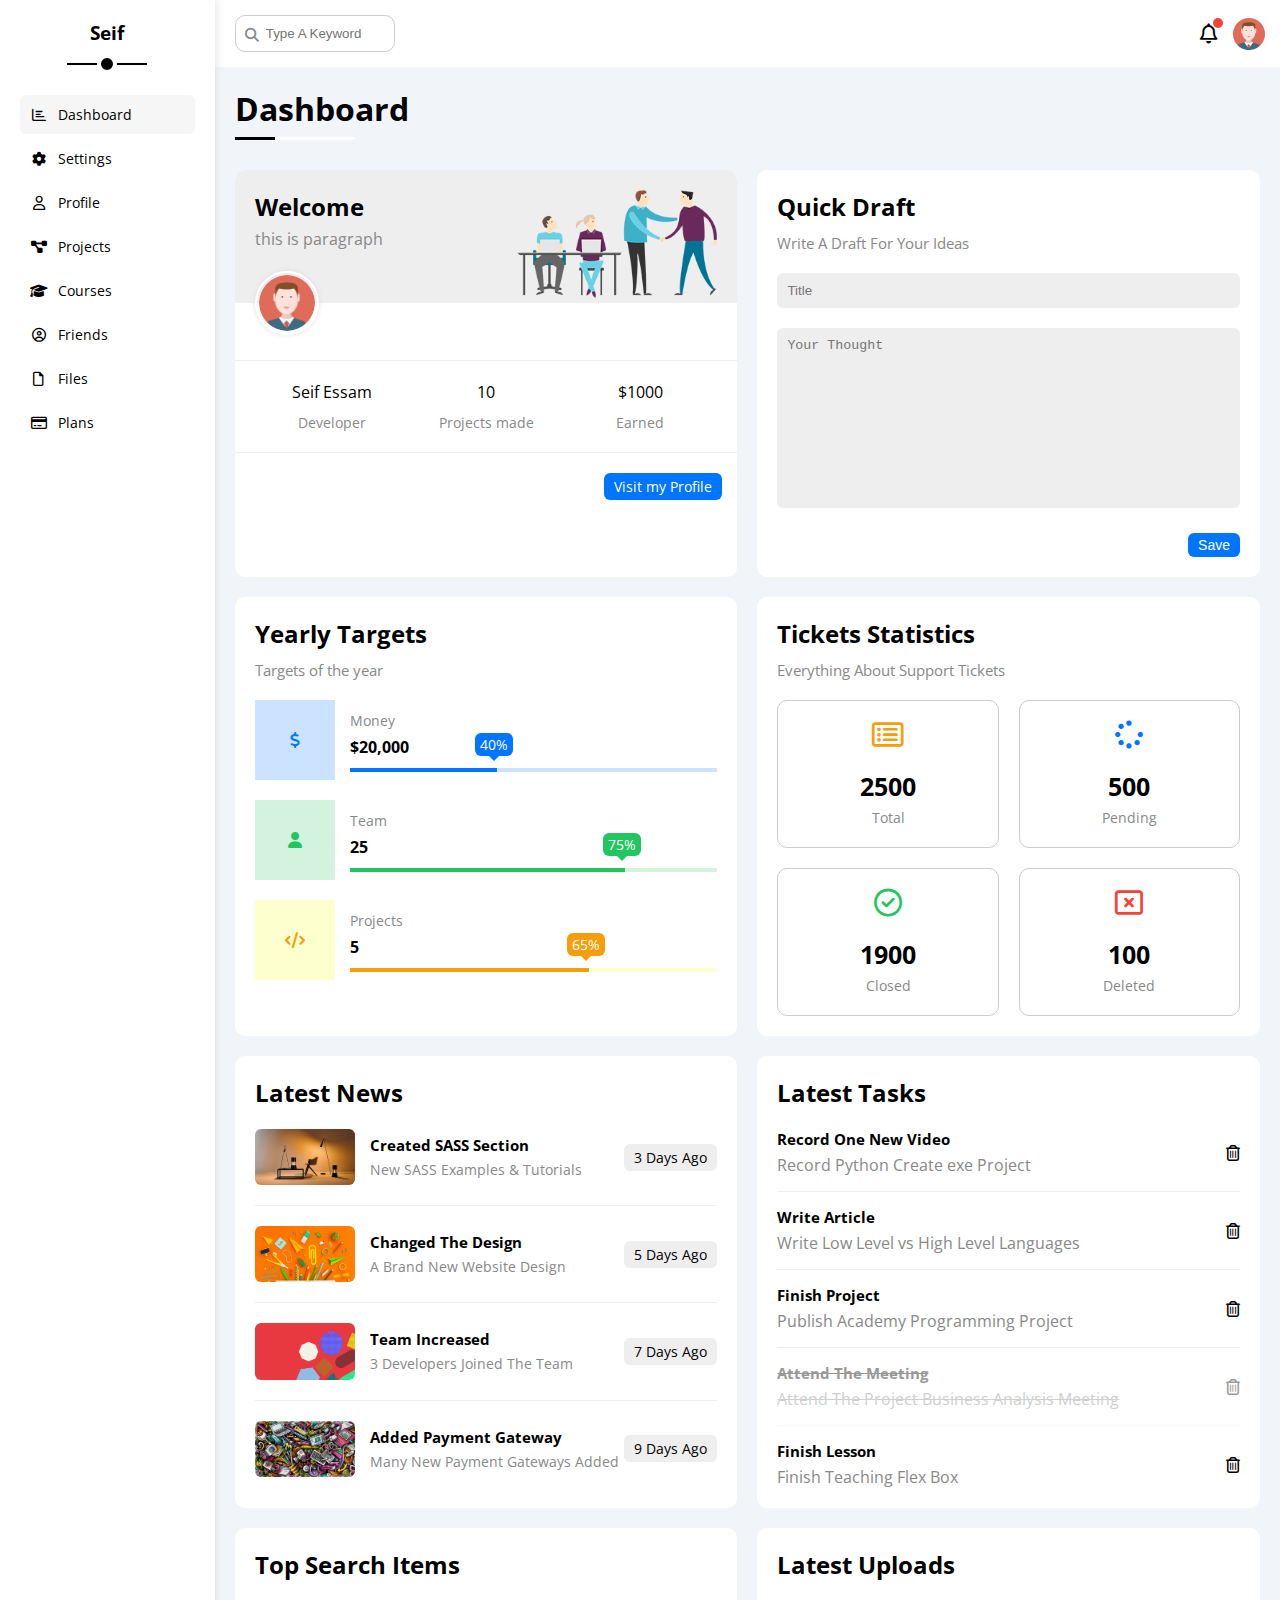
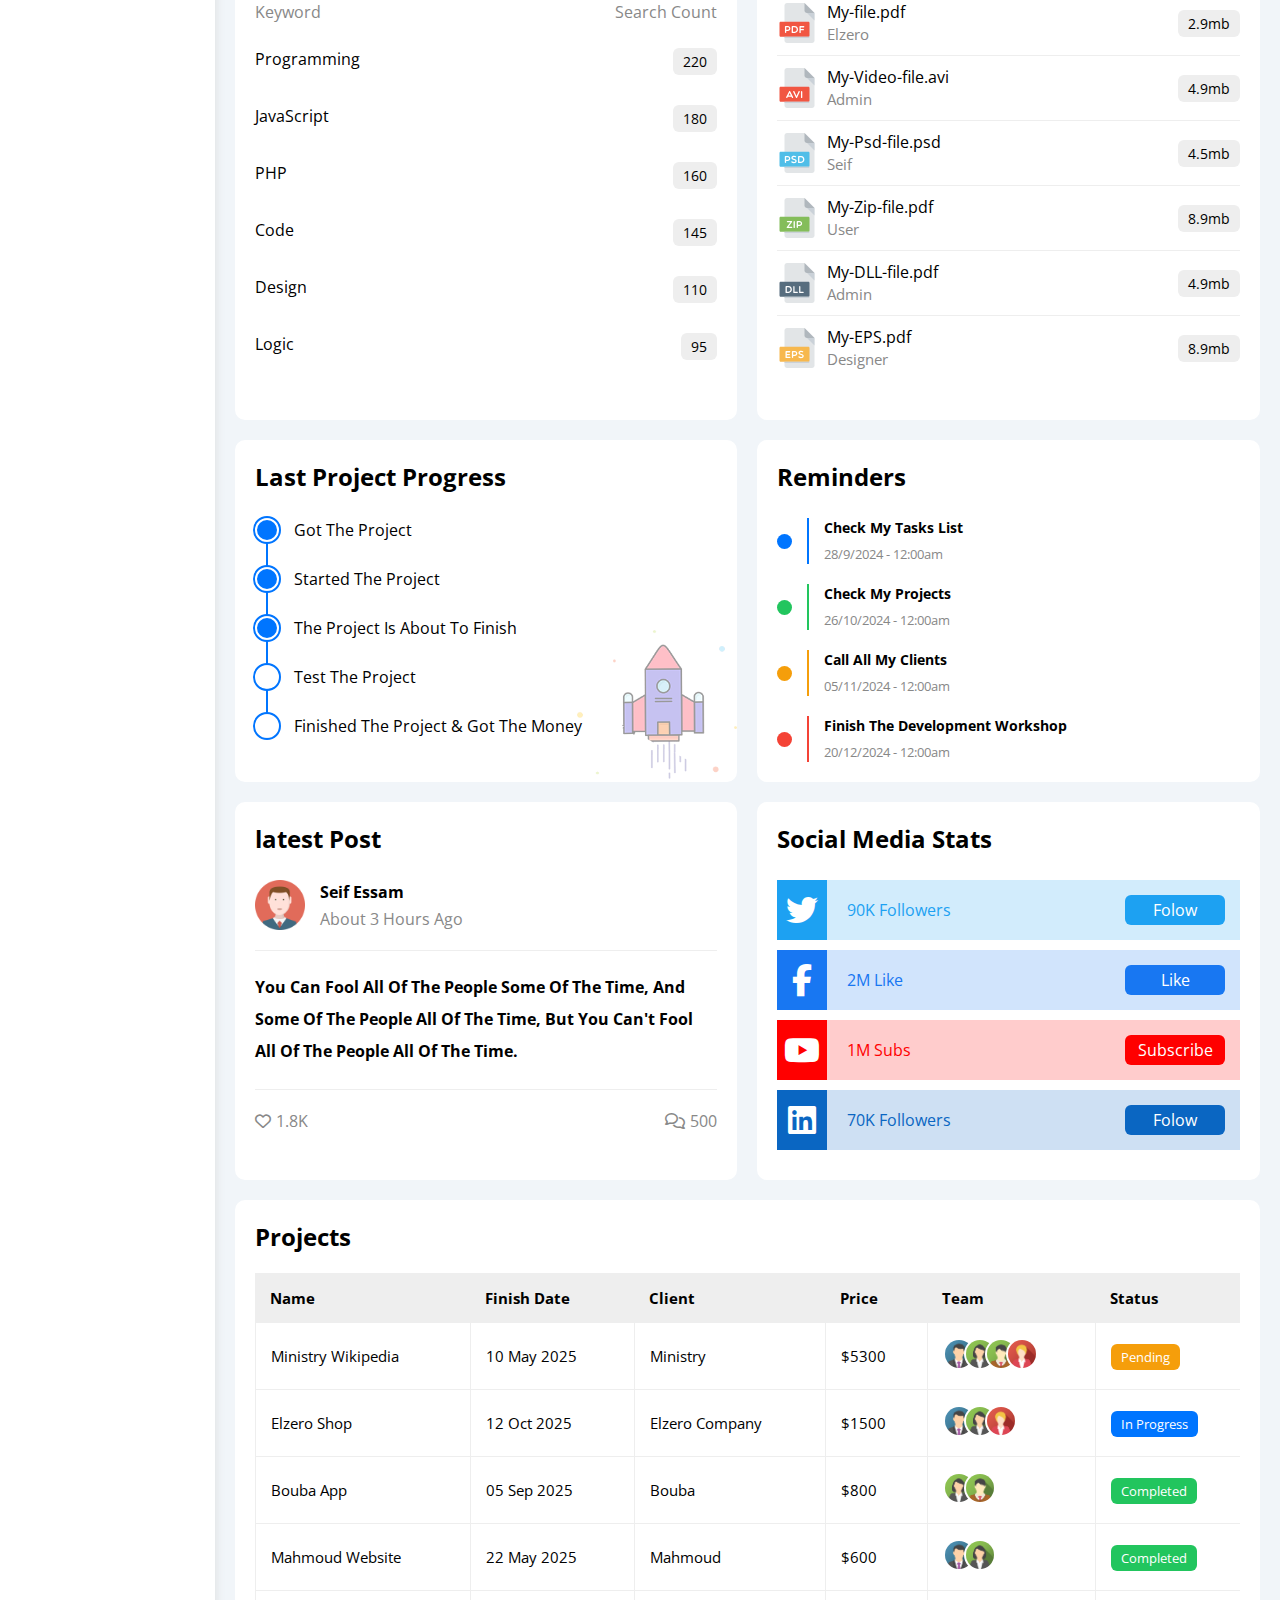
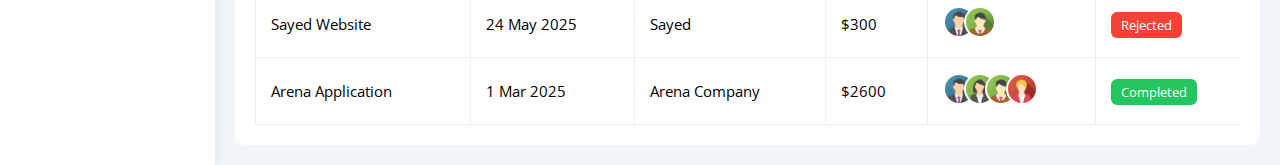
<file: index.html>
<!DOCTYPE html>
<html lang="en">
  <head>
    <meta charset="UTF-8" />
    <meta name="viewport" content="width=device-width, initial-scale=1.0" />
    <title>Dashboard</title>
    <link rel="stylesheet" href="all.min.css" />
    <link rel="stylesheet" href="framework.css" />
    <link rel="stylesheet" href="master.css" />
    <link rel="preconnect" href="https://fonts.googleapis.com" />
    <link rel="preconnect" href="https://fonts.gstatic.com" crossorigin />
    <link
      href="https://fonts.googleapis.com/css2?family=Open+Sans:ital,wght@0,300..800;1,300..800&display=swap"
      rel="stylesheet"
    />
  </head>
  <body>
    <div class="page d-flex">
      <div class="sidebar bg-white p-20 p-relative">
        <h3 class="p-relative txt-c mt-0">Seif</h3>
        <ul>
          <li>
            <a
              class="active d-flex align-center fs-14 c-black rad-6 p-10"
              href="index.html"
            >
              <i class="fa-regular fa-chart-bar fa-fw"></i
              ><span>Dashboard</span></a
            >
          </li>
          <li>
            <a
              class="d-flex align-center fs-14 c-black rad-6 p-10"
              href="settings.html"
            >
              <i class="fa-solid fa-gear fa-fw"></i><span>Settings</span></a
            >
          </li>
          <li>
            <a
              class="d-flex align-center fs-14 c-black rad-6 p-10"
              href="profile.html"
            >
              <i class="fa-regular fa-user fa-fw"></i><span>Profile</span></a
            >
          </li>
          <li>
            <a
              class="d-flex align-center fs-14 c-black rad-6 p-10"
              href="projects.html"
            >
              <i class="fa-solid fa-diagram-project fa-fw"></i
              ><span>Projects</span></a
            >
          </li>
          <li>
            <a
              class="d-flex align-center fs-14 c-black rad-6 p-10"
              href="courses.html"
            >
              <i class="fa-solid fa-graduation-cap fa-fw"></i
              ><span>Courses</span></a
            >
          </li>
          <li>
            <a
              class="d-flex align-center fs-14 c-black rad-6 p-10"
              href="friends.html"
            >
              <i class="fa-regular fa-circle-user fa-fw"></i>
              <span>Friends</span>
            </a>
          </li>
          <li>
            <a
              class="d-flex align-center fs-14 c-black rad-6 p-10"
              href="files.html"
            >
              <i class="fa-regular fa-file fa-fw"></i>
              <span>Files</span>
            </a>
          </li>
          <li>
            <a
              class="d-flex align-center fs-14 c-black rad-6 p-10"
              href="plans.html"
              >
              <i class="fa-regular fa-credit-card fa-fw"></i>
              <span>Plans</span>
            </a>
          </li>
        </ul>
      </div>
      <div class="content w-full overflow-h">
        <!-- Head -->
        <div class="head bg-white p-15 between-flex">
          <div class="search p-relative">
            <input class="p-10" type="search" placeholder="Type A Keyword" />
          </div>
          <div class="icons d-flex align-center">
            <span class="p-relative notification"
              ><i class="fa-regular fa-bell fa-lg"></i
            ></span>
            <img src="imgs/avatar.png" alt="" />
          </div>
        </div>
        <h1 class="p-relative">Dashboard</h1>
        <div class="wrapper d-grid gap-20 mt-0 mb-20">
          <div class="welcome bg-white rad-10 txt-c-mob block-mob">
            <div class="intro p-20 d-flex space-between bg-eee">
              <div>
                <h2 class="m-0">Welcome</h2>
                <p class="c-grey mt-5">this is paragraph</p>
              </div>
              <img class="hide-mob" src="imgs/welcome.png" alt="" />
            </div>
            <img src="imgs/avatar.png" class="avatar" alt="" />
            <div class="body txt-c d-flex p-20 mt-20 mb-20 block-mob">
              <div>
                Seif Essam
                <span class="d-block mt-10 c-grey fs-14">Developer</span>
              </div>
              <div>
                10 <span class="d-block mt-10 c-grey fs-14">Projects made</span>
              </div>
              <div>
                $1000 <span class="d-block mt-10 c-grey fs-14">Earned</span>
              </div>
            </div>
            <a
              href="profile.html"
              class="visit d-block bg-blue c-white fs-14 w-fit btn-shape"
              >Visit my Profile</a
            >
          </div>
          <!-- Start Quick Draft Widget -->
          <div class="quick-draft widget">
            <h2 class="mt-0 mb-10">Quick Draft</h2>
            <p class="mt-0 mb-20 c-grey fs-15">Write A Draft For Your Ideas</p>
            <form action="">
              <input
                class="w-full border-none bg-eee mb-20 p-10 rad-6"
                type="text"
                placeholder="Title"
              />
              <textarea
                class="w-full border-none bg-eee mb-20 p-10 rad-6"
                placeholder="Your Thought"
              ></textarea>
              <input class="bg-blue c-white border-none fs-14 btn-shape d-block
              save" type="submit" value="Save" / >
            </form>
          </div>
          <!-- End Quick Draft Widget -->
          <!-- Start Yearly Targets -->
          <div class="targets widget">
            <h2 class="mt-0 mb-10">Yearly Targets</h2>
            <p class="mt-0 mb-20 c-grey fs-15">Targets of the year</p>
            <div class="target-row d-flex blue align-center mb-20">
              <div class="icon center-flex">
                <i class="fa-solid fa-dollar-sign c-blue"></i>
              </div>
              <div class="details">
                <span class="fs-14 c-grey">Money</span>
                <span class="d-block mt-5 mb-10 fw-bold">$20,000</span>
                <div class="progress p-relative">
                  <span class="bg-blue blue" style="width: 40%"
                    ><span class="bg-blue c-white fs-14 p-relative blue"
                      >40%</span
                    ></span
                  >
                </div>
              </div>
            </div>
            <div class="target-row d-flex green align-center mb-20">
              <div class="icon center-flex">
                <i class="fa-solid fa-user c-green"></i>
              </div>
              <div class="details">
                <span class="fs-14 c-grey">Team</span>
                <span class="d-block mt-5 mb-10 fw-bold">25</span>
                <div class="progress p-relative">
                  <span class="bg-green green" style="width: 75%"
                    ><span class="bg-green c-white fs-14 p-relative green"
                      >75%</span
                    ></span
                  >
                </div>
              </div>
            </div>
            <div class="target-row d-flex orange align-center mb-20">
              <div class="icon center-flex">
                <i class="fa-solid fa-code c-orange"></i>
              </div>
              <div class="details">
                <span class="fs-14 c-grey">Projects</span>
                <span class="d-block mt-5 mb-10 fw-bold">5</span>
                <div class="progress p-relative">
                  <span class="bg-orange orange" style="width: 65%"
                    ><span class="bg-orange c-white fs-14 p-relative orange"
                      >65%</span
                    ></span
                  >
                </div>
              </div>
            </div>
          </div>
          <!-- End Yearly Targets -->
          <!-- Start Ticket  -->
          <div class="tickets widget">
            <h2 class="mt-0 mb-10">Tickets Statistics</h2>
            <p class="mt-0 mb-20 c-grey fs-15">
              Everything About Support Tickets
            </p>
            <div class="d-flex txt-c gap-20 f-wrap">
              <div class="box p-20 fs-14 rad-10 c-grey">
                <i
                  class="fa-regular fa-rectangle-list fa-2x mb-20 c-orange"
                ></i>
                <span class="d-block fs-25 c-black fw-bold mb-5">2500</span>
                Total
              </div>
              <div class="box d-block p-20 fs-14 rad-10 c-grey">
                <i class="fa-solid fa-spinner fa-2x mb-20 c-blue"></i>
                <span class="d-block fs-25 c-black fw-bold mb-5">500</span>
                Pending
              </div>
              <div class="box p-20 fs-14 rad-10 c-grey">
                <i class="fa-regular fa-circle-check fa-2x mb-20 c-green"></i>
                <span class="d-block fs-25 c-black fw-bold mb-5">1900</span>
                Closed
              </div>
              <div class="box p-20 fs-14 rad-10 c-grey">
                <i class="fa-regular fa-rectangle-xmark fa-2x mb-20 c-red"></i>
                <span class="d-block fs-25 c-black fw-bold mb-5">100</span>
                Deleted
              </div>
            </div>
          </div>
          <!-- End Ticket  -->
          <!-- Start News  -->
          <div class="latest-news widget txt-c-mob">
            <h2 class="mt-0 mb-20">Latest News</h2>
            <div class="news-row d-flex align-center block-mob">
              <img class="w-100 rad-6" src="imgs/news-01.png" alt="" />
              <div class="info f-grow">
                <h3 class="m-0 mb-5 fs-15">Created SASS Section</h3>
                <p class="m-0 fs-14 c-grey">New SASS Examples & Tutorials</p>
              </div>
              <div class="btn-shape bg-eee fs-14 label">3 Days Ago</div>
            </div>
            <div class="news-row d-flex align-center block-mob">
              <img class="w-100 rad-6" src="imgs/news-02.png" alt="" />
              <div class="info f-grow">
                <h3 class="m-0 mb-5 fs-15">Changed The Design</h3>
                <p class="m-0 fs-14 c-grey">A Brand New Website Design</p>
              </div>
              <div class="btn-shape bg-eee fs-14 label">5 Days Ago</div>
            </div>
            <div class="news-row d-flex align-center block-mob">
              <img class="w-100 rad-6" src="imgs/news-03.png" alt="" />
              <div class="info f-grow">
                <h3 class="m-0 mb-5 fs-15">Team Increased</h3>
                <p class="m-0 fs-14 c-grey">3 Developers Joined The Team</p>
              </div>
              <div class="btn-shape bg-eee fs-14 label">7 Days Ago</div>
            </div>
            <div class="news-row d-flex align-center block-mob">
              <img class="w-100 rad-6" src="imgs/news-04.png" alt="" />
              <div class="info f-grow">
                <h3 class="m-0 mb-5 fs-15">Added Payment Gateway</h3>
                <p class="m-0 fs-14 c-grey">Many New Payment Gateways Added</p>
              </div>
              <div class="btn-shape bg-eee fs-14 label">9 Days Ago</div>
            </div>
          </div>
          <!-- End News  -->
          <!-- Start Tasks -->
          <div class="tasks widget">
            <h2 class="mt-0 mb-20">Latest Tasks</h2>
            <div class="task-row between-flex">
              <div class="info">
                <h3 class="mt-0 mb-5 fs-15">Record One New Video</h3>
                <p class="c-grey m-0">Record Python Create exe Project</p>
              </div>
              <i class="fa-regular fa-trash-can delete"></i>
            </div>
            <div class="task-row between-flex">
              <div class="info">
                <h3 class="mt-0 mb-5 fs-15">Write Article</h3>
                <p class="c-grey m-0">
                  Write Low Level vs High Level Languages
                </p>
              </div>
              <i class="fa-regular fa-trash-can delete"></i>
            </div>
            <div class="task-row between-flex">
              <div class="info">
                <h3 class="mt-0 mb-5 fs-15">Finish Project</h3>
                <p class="c-grey m-0">Publish Academy Programming Project</p>
              </div>
              <i class="fa-regular fa-trash-can delete"></i>
            </div>
            <div class="task-row between-flex done">
              <div class="info">
                <h3 class="mt-0 mb-5 fs-15">Attend The Meeting</h3>
                <p class="c-grey m-0">
                  Attend The Project Business Analysis Meeting
                </p>
              </div>
              <i class="fa-regular fa-trash-can delete"></i>
            </div>
            <div class="task-row between-flex">
              <div class="info">
                <h3 class="mt-0 mb-5 fs-15">Finish Lesson</h3>
                <p class="c-grey m-0">Finish Teaching Flex Box</p>
              </div>
              <i class="fa-regular fa-trash-can delete"></i>
            </div>
          </div>
          <!-- End Tasks -->
          <!-- Start Top Search -->
          <div class="search-items widget">
            <h2 class="mt-0 mb-20">Top Search Items</h2>
            <div class="items-head d-flex space-between c-grey mb-10">
              <span>Keyword</span>
              <span>Search Count</span>
            </div>
            <div class="items d-flex space-between pt-15 pb-15">
              <span>Programming</span>
              <span class="bg-eee fs-14 btn-shape">220</span>
            </div>
            <div class="items d-flex space-between pt-15 pb-15">
              <span>JavaScript</span>
              <span class="bg-eee fs-14 btn-shape">180</span>
            </div>
            <div class="items d-flex space-between pt-15 pb-15">
              <span>PHP</span>
              <span class="bg-eee fs-14 btn-shape">160</span>
            </div>
            <div class="items d-flex space-between pt-15 pb-15">
              <span>Code</span>
              <span class="bg-eee fs-14 btn-shape">145</span>
            </div>
            <div class="items d-flex space-between pt-15 pb-15">
              <span>Design</span>
              <span class="bg-eee fs-14 btn-shape">110</span>
            </div>
            <div class="items d-flex space-between pt-15 pb-15">
              <span>Logic</span>
              <span class="bg-eee fs-14 btn-shape">95</span>
            </div>
          </div>
          <!-- End Top Search -->
          <!-- Start Latest Upload -->
          <div class="latest-uploads widget">
            <h2 class="mt-0 mb-20">Latest Uploads</h2>
            <ul class="mt-0 mb-20">
              <li class="between-flex mb-10 pb-10">
                <div class="d-flex align-center">
                  <img class="mr-10" src="imgs/pdf.svg" alt="" />
                  <div>
                    <span class="d-block">My-file.pdf</span>
                    <span class="c-grey fs-15">Elzero</span>
                  </div>
                </div>
                <div class="bg-eee btn-shape fs-14">2.9mb</div>
              </li>
              <li class="between-flex mb-10 pb-10">
                <div class="d-flex align-center">
                  <img class="mr-10" src="imgs/avi.svg" alt="" />
                  <div>
                    <span class="d-block">My-Video-file.avi</span>
                    <span class="c-grey fs-15">Admin</span>
                  </div>
                </div>
                <div class="bg-eee btn-shape fs-14">4.9mb</div>
              </li>
              <li class="between-flex mb-10 pb-10">
                <div class="d-flex align-center">
                  <img class="mr-10" src="imgs/psd.svg" alt="" />
                  <div>
                    <span class="d-block">My-Psd-file.psd</span>
                    <span class="c-grey fs-15">Seif</span>
                  </div>
                </div>
                <div class="bg-eee btn-shape fs-14">4.5mb</div>
              </li>
              <li class="between-flex mb-10 pb-10">
                <div class="d-flex align-center">
                  <img class="mr-10" src="imgs/zip.svg" alt="" />
                  <div>
                    <span class="d-block">My-Zip-file.pdf</span>
                    <span class="c-grey fs-15">User</span>
                  </div>
                </div>
                <div class="bg-eee btn-shape fs-14">8.9mb</div>
              </li>
              <li class="between-flex mb-10 pb-10">
                <div class="d-flex align-center">
                  <img class="mr-10" src="imgs/dll.svg" alt="" />
                  <div>
                    <span class="d-block">My-DLL-file.pdf</span>
                    <span class="c-grey fs-15">Admin</span>
                  </div>
                </div>
                <div class="bg-eee btn-shape fs-14">4.9mb</div>
              </li>
              <li class="between-flex mb-10 pb-10">
                <div class="d-flex align-center">
                  <img class="mr-10" src="imgs/eps.svg" alt="" />
                  <div>
                    <span class="d-block">My-EPS.pdf</span>
                    <span class="c-grey fs-15">Designer</span>
                  </div>
                </div>
                <div class="bg-eee btn-shape fs-14">8.9mb</div>
              </li>
            </ul>
          </div>
          <!-- End Latest Upload -->
          <!-- Start Last Project -->
          <div class="last-project widget p-relative">
            <h2 class="mt-0 mb-20">Last Project Progress</h2>
            <ul class="mt-0 p-relative">
              <li class="mt-25 d-flex align-center done">Got The Project</li>
              <li class="mt-25 d-flex align-center done">
                Started The Project
              </li>
              <li class="mt-25 d-flex align-center done">
                The Project Is About To Finish
              </li>
              <li class="mt-25 d-flex align-center current">
                Test The Project
              </li>
              <li class="mt-25 d-flex align-center">
                Finished The Project & Got The Money
              </li>
            </ul>
            <img class="hide-mob launch" src="imgs/project.png" alt="" />
          </div>
          <!-- End Last Project -->
          <!-- Start Reminders -->
          <div class="reminders widget p-relative">
            <h2 class="mt-0 mb-25">Reminders</h2>
            <ul class="m-0">
              <li class="d-flex align-center mb-20">
                <span class="key bg-blue mr-15 d-block rad-50"></span>
                <div class="pl-15 blue">
                  <p class="fs-14 fw-bold mb-5 mt-0">Check My Tasks List</p>
                  <span class="c-grey fs-13">28/9/2024 - 12:00am</span>
                </div>
              </li>
              <li class="d-flex align-center mb-20">
                <span class="key bg-green mr-15 d-block rad-50"></span>
                <div class="pl-15 green">
                  <p class="fs-14 fw-bold mb-5 mt-0">Check My Projects</p>
                  <span class="c-grey fs-13">26/10/2024 - 12:00am</span>
                </div>
              </li>
              <li class="d-flex align-center mb-20">
                <span class="key bg-orange mr-15 d-block rad-50"></span>
                <div class="pl-15 orange">
                  <p class="fs-14 fw-bold mb-5 mt-0">Call All My Clients</p>
                  <span class="c-grey fs-13">05/11/2024 - 12:00am</span>
                </div>
              </li>
              <li class="d-flex align-center">
                <span class="key bg-red mr-15 d-block rad-50"></span>
                <div class="pl-15 red">
                  <p class="fs-14 fw-bold mb-5 mt-0">
                    Finish The Development Workshop
                  </p>
                  <span class="c-grey fs-13">20/12/2024 - 12:00am</span>
                </div>
              </li>
            </ul>
          </div>
          <!-- End Reminders -->
          <!-- Start Post -->
          <div class="latest-post widget p-relative">
            <h2 class="mt-0 mb-25">latest Post</h2>
            <div class="top d-flex align-center">
              <img class="avatar mr-15" src="imgs/avatar.png" alt="" />
              <div>
                <span class="d-block mb-5 fw-bold">Seif Essam</span>
                <span class="c-grey">About 3 Hours Ago</span>
              </div>
            </div>
            <div class="content pb-20 pt-20 mb-20 mt-20 fw-bold txt-c-mob">
              You Can Fool All Of The People Some Of The Time, And Some Of The
              People All Of The Time, But You Can't Fool All Of The People All
              Of The Time.
            </div>
            <div class="stats between-flex">
              <div class="likes c-grey">
                <i class="fa-regular fa-heart mr-5"></i><span>1.8K</span>
              </div>
              <div class="comments c-grey">
                <i class="fa-regular fa-comments mr-5"></i><span>500</span>
              </div>
            </div>
          </div>
          <!-- End Post -->
          <!-- Start Social -->
          <div class="social widget p-relative">
            <h2 class="mt-0 mb-25">Social Media Stats</h2>
            <div class="box between-flex p-15 mb-10 p-relative twitter">
              <i class="fa-brands fa-twitter fa-2x c-white h-full center-flex"></i>
                <span>90K Followers</span><a class="btn-shape c-white">Folow</a>
              </div>
            <div class="box between-flex p-15 mb-10 p-relative facebook">
              <i class="fa-brands fa-facebook-f fa-2x c-white h-full center-flex"></i>
                <span>2M Like</span><a class="btn-shape c-white">Like</a>
              </div>
            <div class="box between-flex p-15 mb-10 p-relative youtube">
              <i class="fa-brands fa-youtube fa-2x c-white h-full center-flex"></i>
                <span>1M Subs</span><a class="btn-shape c-white">Subscribe</a>
              </div>
            <div class="box between-flex p-15 mb-10 p-relative linkedin">
              <i class="fa-brands fa-linkedin fa-2x c-white h-full center-flex"></i>
                <span>70K Followers</span><a class="btn-shape c-white">Folow</a>
              </div>
            </div>
          </div>
          <!-- End Social -->
          <!-- Start Projects -->
          <div class="projects widget m-20">
            <h2 class="mt-0 mb-20">Projects</h2>
            <div class="responsive-table">
              <table class="fs-15 w-full">
                <thead>
                  <tr>
                    <td>Name</td>
                    <td>Finish Date</td>
                    <td>Client</td>
                    <td>Price</td>
                    <td>Team</td>
                    <td>Status</td>
                  </tr>
                  <tbody>
                    <tr>
                      <td>Ministry Wikipedia</td>
                      <td>10 May 2025</td>
                      <td>Ministry</td>
                      <td>$5300</td>
                      <td>
                        <img class="bg-white rad-50" src="imgs/team-01.png" alt="">
                        <img class="bg-white rad-50" src="imgs/team-02.png" alt="">
                        <img class="bg-white rad-50" src="imgs/team-03.png" alt="">
                        <img class="bg-white rad-50" src="imgs/team-05.png" alt="">
                      </td>
                      <td><span class="label fs-13 bg-orange c-white btn-shape">Pending</span></td>
                    </tr>
                    <tr>
                      <td>Elzero Shop</td>
                      <td>12 Oct 2025</td>
                      <td>Elzero Company</td>
                      <td>$1500</td>
                      <td>
                        <img class="bg-white rad-50" src="imgs/team-01.png" alt="">
                        <img class="bg-white rad-50" src="imgs/team-02.png" alt="">
                        <img class="bg-white rad-50" src="imgs/team-05.png" alt="">
                      </td>
                      <td><span class="label fs-13 bg-blue c-white btn-shape">In Progress</span></td>
                    </tr>
                    <tr>
                      <td>Bouba App</td>
                      <td>05 Sep 2025</td>
                      <td>Bouba</td>
                      <td>$800</td>
                      <td>
                        <img class="bg-white rad-50" src="imgs/team-02.png" alt="">
                        <img class="bg-white rad-50" src="imgs/team-03.png" alt="">
                      </td>
                      <td><span class="label fs-13 bg-green c-white btn-shape">Completed</span></td>
                    </tr>
                    <tr>
                      <td>Mahmoud Website</td>
                      <td>22 May 2025</td>
                      <td>Mahmoud</td>
                      <td>$600</td>
                      <td>
                        <img class="bg-white rad-50" src="imgs/team-01.png" alt="">
                        <img class="bg-white rad-50" src="imgs/team-02.png" alt="">
                      </td>
                      <td><span class="label fs-13 bg-green c-white btn-shape">Completed</span></td>
                    </tr>

                    <tr>
                      <td>Sayed Website</td>
                      <td>24 May 2025</td>
                      <td>Sayed</td>
                      <td>$300</td>
                      <td>
                        <img class="bg-white rad-50" src="imgs/team-01.png" alt="">
                        <img class="bg-white rad-50" src="imgs/team-03.png" alt="">
                      </td>
                      <td><span class="label fs-13 bg-red c-white btn-shape">Rejected</span></td>
                    </tr>
                    <tr>
                      <td>Arena Application</td>
                      <td>1 Mar 2025</td>
                      <td>Arena Company</td>
                      <td>$2600</td>
                      <td>
                        <img class="bg-white rad-50" src="imgs/team-01.png" alt="">
                        <img class="bg-white rad-50" src="imgs/team-02.png" alt="">
                        <img class="bg-white rad-50" src="imgs/team-03.png" alt="">
                        <img class="bg-white rad-50" src="imgs/team-05.png" alt="">
                      </td>
                      <td><span class="label fs-13 bg-green c-white btn-shape">Completed</span></td>
                    </tr>
                  </tbody>
                </thead>
              </table>
            </div>
          </div>
          <!-- End Projects -->
        </div>
      </div>
    </div>
  </body>
</html>
</file>
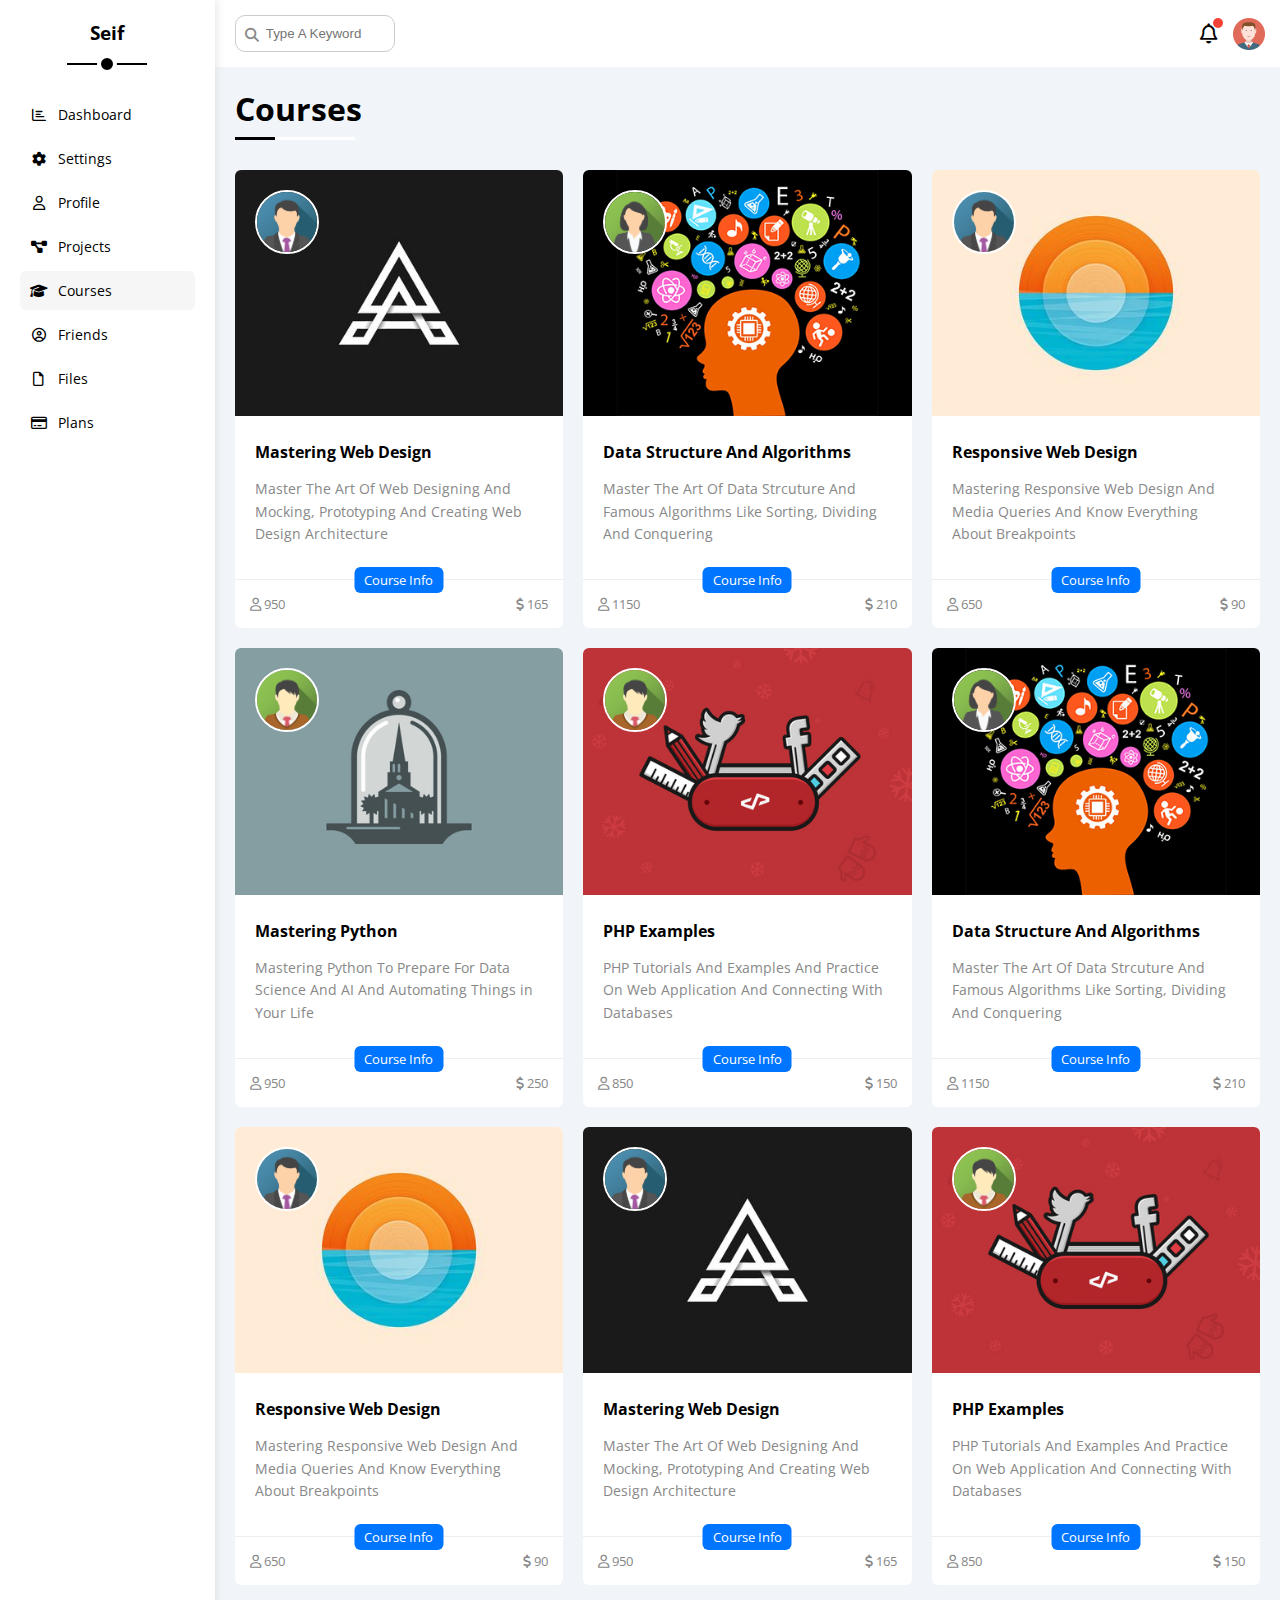
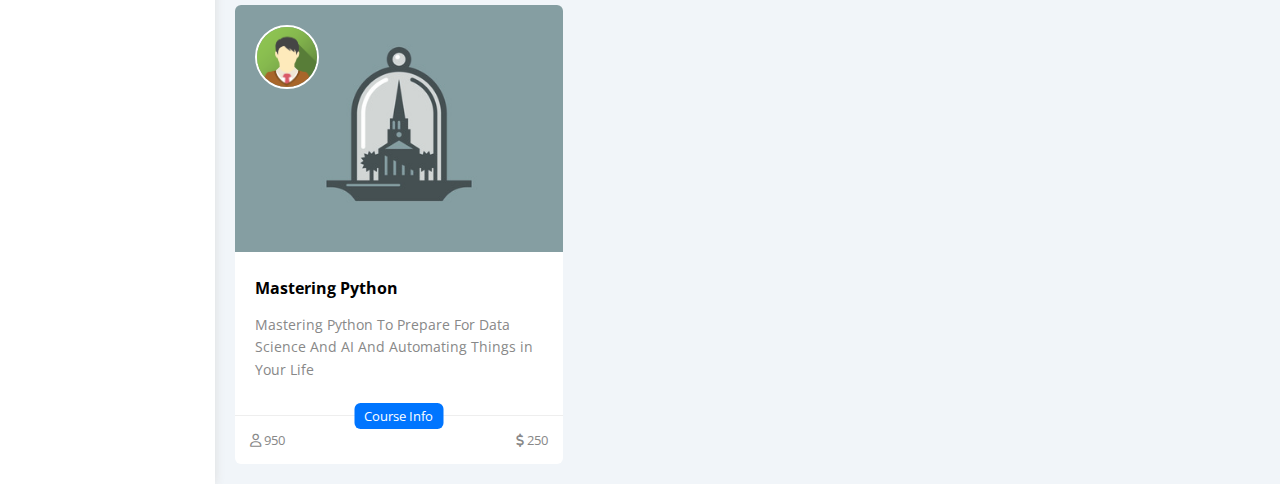
<file: courses.html>
<!DOCTYPE html>
<html lang="en">
  <head>
    <meta charset="UTF-8" />
    <meta name="viewport" content="width=device-width, initial-scale=1.0" />
    <title>Courses</title>
    <link rel="stylesheet" href="all.min.css" />
    <link rel="stylesheet" href="framework.css" />
    <link rel="stylesheet" href="master.css" />
    <link rel="preconnect" href="https://fonts.googleapis.com" />
    <link rel="preconnect" href="https://fonts.gstatic.com" crossorigin />
    <link
      href="https://fonts.googleapis.com/css2?family=Open+Sans:ital,wght@0,300..800;1,300..800&display=swap"
      rel="stylesheet"
    />
  </head>
  <body>
    <div class="page d-flex">
      <div class="sidebar bg-white p-20 p-relative">
        <h3 class="p-relative txt-c mt-0">Seif</h3>
        <ul>
          <li>
            <a
              class="d-flex align-center fs-14 c-black rad-6 p-10"
              href="index.html"
            >
              <i class="fa-regular fa-chart-bar fa-fw"></i
              ><span>Dashboard</span></a
            >
          </li>
          <li>
            <a
              class="d-flex align-center fs-14 c-black rad-6 p-10"
              href="settings.html"
            >
              <i class="fa-solid fa-gear fa-fw"></i><span>Settings</span></a
            >
          </li>
          <li>
            <a
              class="d-flex align-center fs-14 c-black rad-6 p-10"
              href="profile.html"
            >
              <i class="fa-regular fa-user fa-fw"></i><span>Profile</span></a
            >
          </li>
          <li>
            <a
              class="d-flex align-center fs-14 c-black rad-6 p-10"
              href="projects.html"
            >
              <i class="fa-solid fa-diagram-project fa-fw"></i
              ><span>Projects</span></a
            >
          </li>
          <li>
            <a
              class="active d-flex align-center fs-14 c-black rad-6 p-10"
              href="courses.html"
            >
              <i class="fa-solid fa-graduation-cap fa-fw"></i
              ><span>Courses</span></a
            >
          </li>
          <li>
            <a
              class="d-flex align-center fs-14 c-black rad-6 p-10"
              href="friends.html"
            >
              <i class="fa-regular fa-circle-user fa-fw"></i>
              <span>Friends</span>
            </a>
          </li>
          <li>
            <a
              class="d-flex align-center fs-14 c-black rad-6 p-10"
              href="files.html"
            >
              <i class="fa-regular fa-file fa-fw"></i>
              <span>Files</span>
            </a>
          </li>
          <li>
            <a
              class="d-flex align-center fs-14 c-black rad-6 p-10"
              href="plans.html"
            >
              <i class="fa-regular fa-credit-card fa-fw"></i>
              <span>Plans</span>
            </a>
          </li>
        </ul>
      </div>
      <div class="content w-full overflow-h">
        <!-- Head -->
        <div class="head bg-white p-15 between-flex">
          <div class="search p-relative">
            <input class="p-10" type="search" placeholder="Type A Keyword" />
          </div>
          <div class="icons d-flex align-center">
            <span class="p-relative notification"
              ><i class="fa-regular fa-bell fa-lg"></i
            ></span>
            <img src="imgs/avatar.png" alt="" />
          </div>
        </div>
        <!-- End Head -->
        <!-- Start Projects -->
        <h1 class="p-relative">Courses</h1>
        <div class="courses-page d-grid gap-20 m-20">
          <div class="course bg-white rad-6 p-relative">
            <img class="cover" src="imgs/course-01.jpg" alt="" />
            <img class="inst" src="imgs/team-01.png" alt="" />
            <div class="p-20">
              <h4 class="m-0">Mastering Web Design</h4>
              <p class="c-grey fs-14 mt-15">
                Master The Art Of Web Designing And Mocking, Prototyping And
                Creating Web Design Architecture
              </p>
            </div>
            <div class="info p-15 p-relative between-flex">
              <span class="title bg-blue c-white btn-shape">Course Info</span>
              <span class="c-grey">
                <i class="fa-regular fa-user"></i>
                950
              </span>
              <span class="c-grey">
                <i class="fa-solid fa-dollar-sign"></i>
                165
              </span>
            </div>
          </div>
          <div class="course bg-white rad-6 p-relative">
            <img class="cover" src="imgs/course-02.jpg" alt="" />
            <img class="inst" src="imgs/team-02.png" alt="" />
            <div class="p-20">
              <h4 class="m-0">Data Structure And Algorithms</h4>
              <p class="c-grey fs-14 mt-15">
                Master The Art Of Data Strcuture And Famous Algorithms Like
                Sorting, Dividing And Conquering
              </p>
            </div>
            <div class="info p-15 p-relative between-flex">
              <span class="title bg-blue c-white btn-shape">Course Info</span>
              <span class="c-grey">
                <i class="fa-regular fa-user"></i>
                1150
              </span>
              <span class="c-grey">
                <i class="fa-solid fa-dollar-sign"></i>
                210
              </span>
            </div>
          </div>
          <div class="course bg-white rad-6 p-relative">
            <img class="cover" src="imgs/course-03.jpg" alt="" />
            <img class="inst" src="imgs/team-01.png" alt="" />
            <div class="p-20">
              <h4 class="m-0">Responsive Web Design</h4>
              <p class="c-grey fs-14 mt-15">
                Mastering Responsive Web Design And Media Queries And Know
                Everything About Breakpoints
              </p>
            </div>
            <div class="info p-15 p-relative between-flex">
              <span class="title bg-blue c-white btn-shape">Course Info</span>
              <span class="c-grey">
                <i class="fa-regular fa-user"></i>
                650
              </span>
              <span class="c-grey">
                <i class="fa-solid fa-dollar-sign"></i>
                90
              </span>
            </div>
          </div>
          <div class="course bg-white rad-6 p-relative">
            <img class="cover" src="imgs/course-04.jpg" alt="" />
            <img class="inst" src="imgs/team-03.png" alt="" />
            <div class="p-20">
              <h4 class="m-0">Mastering Python</h4>
              <p class="c-grey fs-14 mt-15">
                Mastering Python To Prepare For Data Science And AI And
                Automating Things in Your Life
              </p>
            </div>
            <div class="info p-15 p-relative between-flex">
              <span class="title bg-blue c-white btn-shape">Course Info</span>
              <span class="c-grey">
                <i class="fa-regular fa-user"></i>
                950
              </span>
              <span class="c-grey">
                <i class="fa-solid fa-dollar-sign"></i>
                250
              </span>
            </div>
          </div>
          <div class="course bg-white rad-6 p-relative">
            <img class="cover" src="imgs/course-05.jpg" alt="" />
            <img class="inst" src="imgs/team-03.png" alt="" />
            <div class="p-20">
              <h4 class="m-0">PHP Examples</h4>
              <p class="c-grey fs-14 mt-15">
                PHP Tutorials And Examples And Practice On Web Application And
                Connecting With Databases
              </p>
            </div>
            <div class="info p-15 p-relative between-flex">
              <span class="title bg-blue c-white btn-shape">Course Info</span>
              <span class="c-grey">
                <i class="fa-regular fa-user"></i>
                850
              </span>
              <span class="c-grey">
                <i class="fa-solid fa-dollar-sign"></i>
                150
              </span>
            </div>
          </div>
          <div class="course bg-white rad-6 p-relative">
            <img class="cover" src="imgs/course-02.jpg" alt="" />
            <img class="inst" src="imgs/team-02.png" alt="" />
            <div class="p-20">
              <h4 class="m-0">Data Structure And Algorithms</h4>
              <p class="c-grey fs-14 mt-15">
                Master The Art Of Data Strcuture And Famous Algorithms Like
                Sorting, Dividing And Conquering
              </p>
            </div>
            <div class="info p-15 p-relative between-flex">
              <span class="title bg-blue c-white btn-shape">Course Info</span>
              <span class="c-grey">
                <i class="fa-regular fa-user"></i>
                1150
              </span>
              <span class="c-grey">
                <i class="fa-solid fa-dollar-sign"></i>
                210
              </span>
            </div>
          </div>
          <div class="course bg-white rad-6 p-relative">
            <img class="cover" src="imgs/course-03.jpg" alt="" />
            <img class="inst" src="imgs/team-01.png" alt="" />
            <div class="p-20">
              <h4 class="m-0">Responsive Web Design</h4>
              <p class="c-grey fs-14 mt-15">
                Mastering Responsive Web Design And Media Queries And Know
                Everything About Breakpoints
              </p>
            </div>
            <div class="info p-15 p-relative between-flex">
              <span class="title bg-blue c-white btn-shape">Course Info</span>
              <span class="c-grey">
                <i class="fa-regular fa-user"></i>
                650
              </span>
              <span class="c-grey">
                <i class="fa-solid fa-dollar-sign"></i>
                90
              </span>
            </div>
          </div>
          <div class="course bg-white rad-6 p-relative">
            <img class="cover" src="imgs/course-01.jpg" alt="" />
            <img class="inst" src="imgs/team-01.png" alt="" />
            <div class="p-20">
              <h4 class="m-0">Mastering Web Design</h4>
              <p class="c-grey fs-14 mt-15">
                Master The Art Of Web Designing And Mocking, Prototyping And
                Creating Web Design Architecture
              </p>
            </div>
            <div class="info p-15 p-relative between-flex">
              <span class="title bg-blue c-white btn-shape">Course Info</span>
              <span class="c-grey">
                <i class="fa-regular fa-user"></i>
                950
              </span>
              <span class="c-grey">
                <i class="fa-solid fa-dollar-sign"></i>
                165
              </span>
            </div>
          </div>
          <div class="course bg-white rad-6 p-relative">
            <img class="cover" src="imgs/course-05.jpg" alt="" />
            <img class="inst" src="imgs/team-03.png" alt="" />
            <div class="p-20">
              <h4 class="m-0">PHP Examples</h4>
              <p class="c-grey fs-14 mt-15">
                PHP Tutorials And Examples And Practice On Web Application And
                Connecting With Databases
              </p>
            </div>
            <div class="info p-15 p-relative between-flex">
              <span class="title bg-blue c-white btn-shape">Course Info</span>
              <span class="c-grey">
                <i class="fa-regular fa-user"></i>
                850
              </span>
              <span class="c-grey">
                <i class="fa-solid fa-dollar-sign"></i>
                150
              </span>
            </div>
          </div>
          <div class="course bg-white rad-6 p-relative">
            <img class="cover" src="imgs/course-04.jpg" alt="" />
            <img class="inst" src="imgs/team-03.png" alt="" />
            <div class="p-20">
              <h4 class="m-0">Mastering Python</h4>
              <p class="c-grey fs-14 mt-15">
                Mastering Python To Prepare For Data Science And AI And
                Automating Things in Your Life
              </p>
            </div>
            <div class="info p-15 p-relative between-flex">
              <span class="title bg-blue c-white btn-shape">Course Info</span>
              <span class="c-grey">
                <i class="fa-regular fa-user"></i>
                950
              </span>
              <span class="c-grey">
                <i class="fa-solid fa-dollar-sign"></i>
                250
              </span>
            </div>
          </div>
        </div>
      </div>
    </div>
  </body>
</html>
</file>
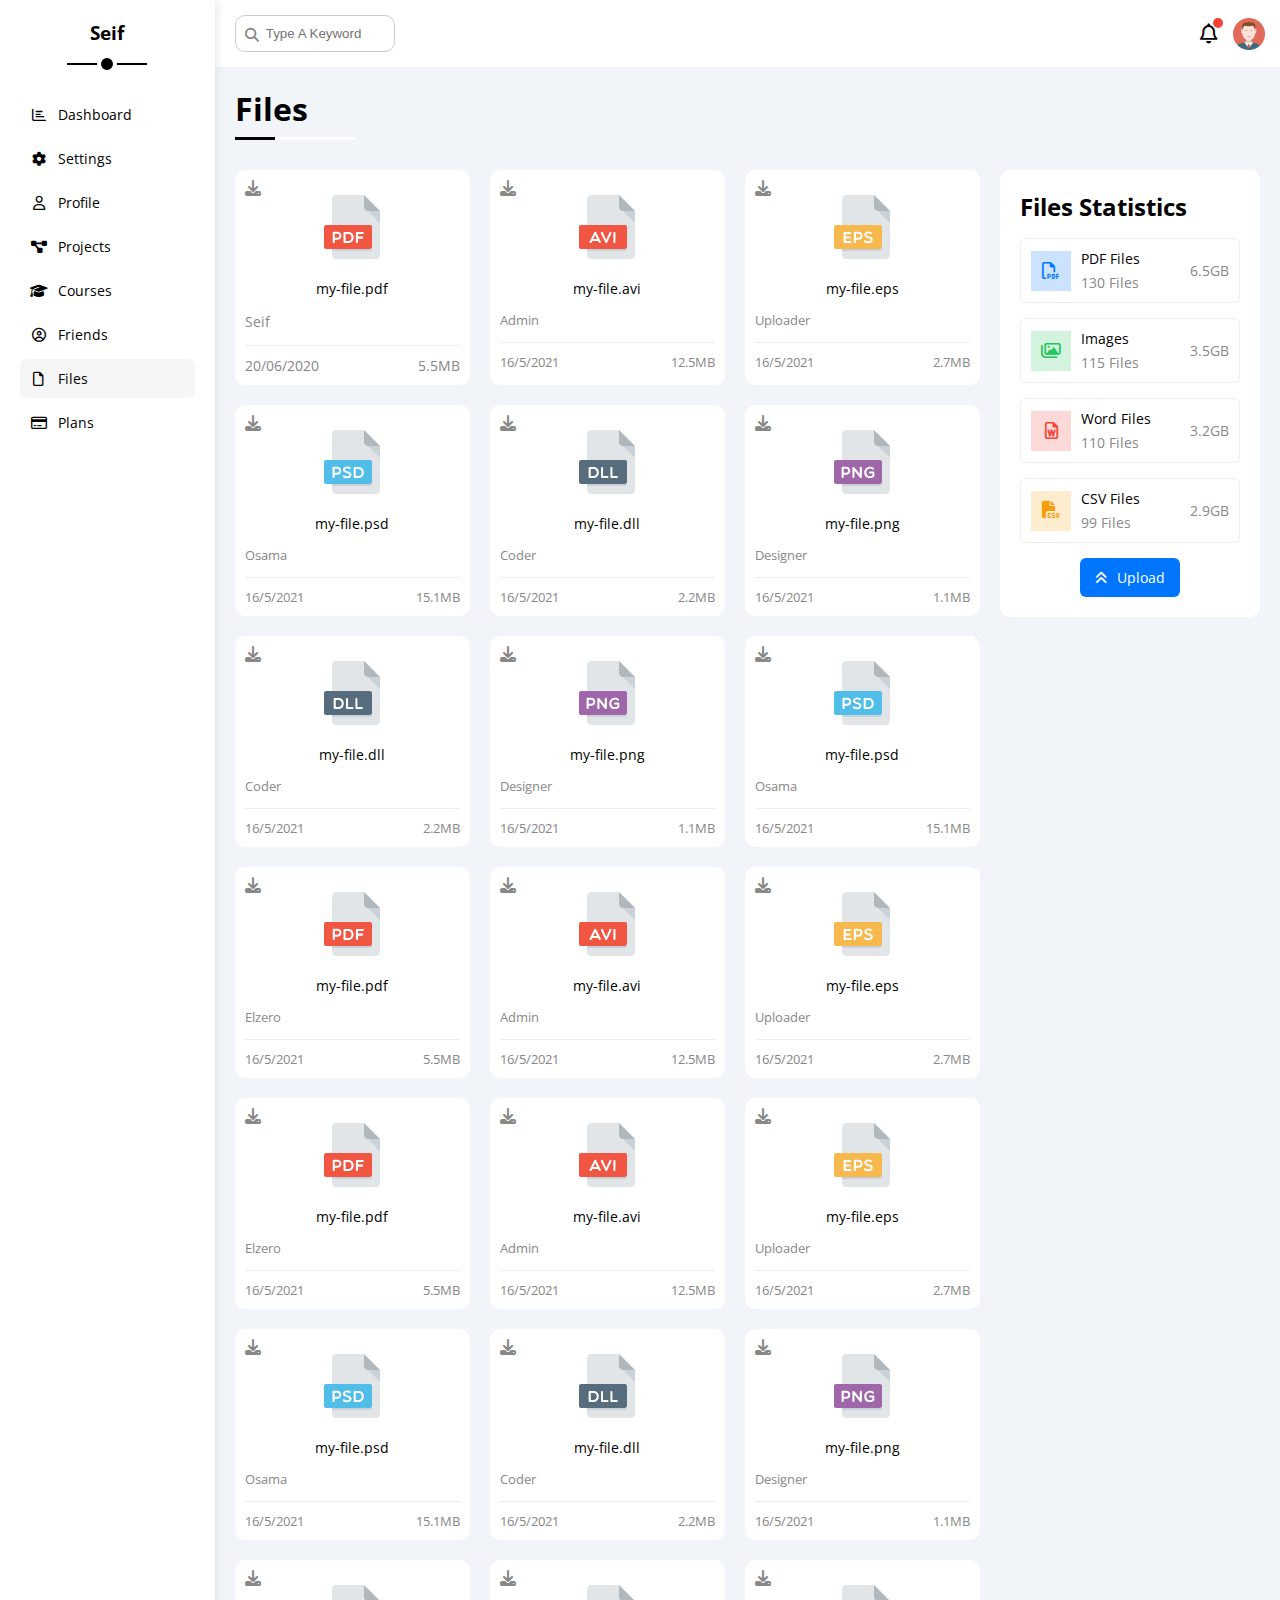
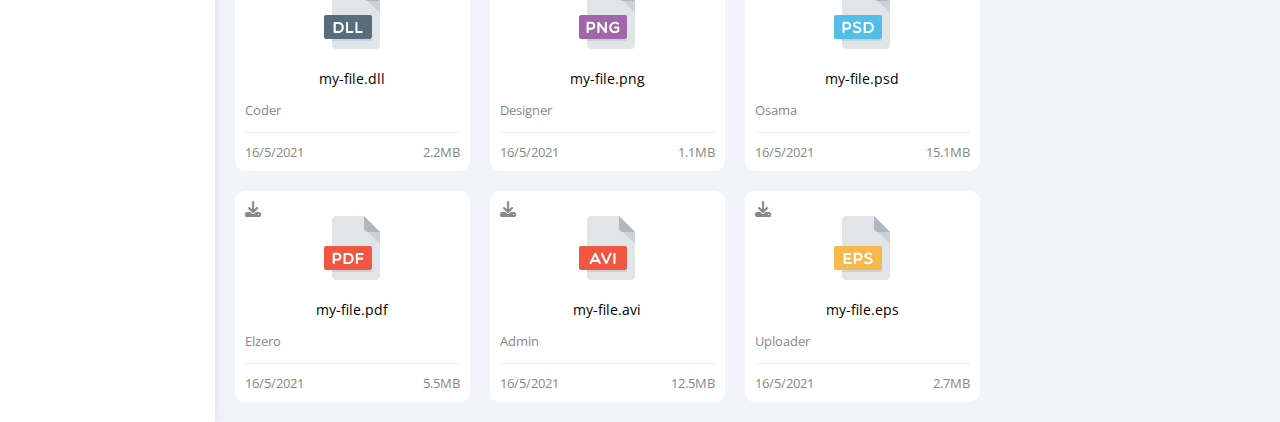
<file: files.html>
<!DOCTYPE html>
<html lang="en">
  <head>
    <meta charset="UTF-8" />
    <meta name="viewport" content="width=device-width, initial-scale=1.0" />
    <title>Files</title>
    <link rel="stylesheet" href="all.min.css" />
    <link rel="stylesheet" href="framework.css" />
    <link rel="stylesheet" href="master.css" />
    <link rel="preconnect" href="https://fonts.googleapis.com" />
    <link rel="preconnect" href="https://fonts.gstatic.com" crossorigin />
    <link
      href="https://fonts.googleapis.com/css2?family=Open+Sans:ital,wght@0,300..800;1,300..800&display=swap"
      rel="stylesheet"
    />
  </head>
  <body>
    <div class="page d-flex">
      <div class="sidebar bg-white p-20 p-relative">
        <h3 class="p-relative txt-c mt-0">Seif</h3>
        <ul>
          <li>
            <a
              class="d-flex align-center fs-14 c-black rad-6 p-10"
              href="index.html"
            >
              <i class="fa-regular fa-chart-bar fa-fw"></i
              ><span>Dashboard</span></a
            >
          </li>
          <li>
            <a
              class="d-flex align-center fs-14 c-black rad-6 p-10"
              href="settings.html"
            >
              <i class="fa-solid fa-gear fa-fw"></i><span>Settings</span></a
            >
          </li>
          <li>
            <a
              class="d-flex align-center fs-14 c-black rad-6 p-10"
              href="profile.html"
            >
              <i class="fa-regular fa-user fa-fw"></i><span>Profile</span></a
            >
          </li>
          <li>
            <a
              class="d-flex align-center fs-14 c-black rad-6 p-10"
              href="projects.html"
            >
              <i class="fa-solid fa-diagram-project fa-fw"></i
              ><span>Projects</span></a
            >
          </li>
          <li>
            <a
              class="d-flex align-center fs-14 c-black rad-6 p-10"
              href="courses.html"
            >
              <i class="fa-solid fa-graduation-cap fa-fw"></i
              ><span>Courses</span></a
            >
          </li>
          <li>
            <a
              class="d-flex align-center fs-14 c-black rad-6 p-10"
              href="friends.html"
            >
              <i class="fa-regular fa-circle-user fa-fw"></i>
              <span>Friends</span>
            </a>
          </li>
          <li>
            <a
              class="active d-flex align-center fs-14 c-black rad-6 p-10"
              href="files.html"
            >
              <i class="fa-regular fa-file fa-fw"></i>
              <span>Files</span>
            </a>
          </li>
          <li>
            <a
              class="d-flex align-center fs-14 c-black rad-6 p-10"
              href="plans.html"
            >
              <i class="fa-regular fa-credit-card fa-fw"></i>
              <span>Plans</span>
            </a>
          </li>
        </ul>
      </div>
      <div class="content w-full overflow-h">
        <!-- Head -->
        <div class="head bg-white p-15 between-flex">
          <div class="search p-relative">
            <input class="p-10" type="search" placeholder="Type A Keyword" />
          </div>
          <div class="icons d-flex align-center">
            <span class="p-relative notification"
              ><i class="fa-regular fa-bell fa-lg"></i
            ></span>
            <img src="imgs/avatar.png" alt="" />
          </div>
        </div>
        <!-- End Head -->
        <!-- Start Files -->
        <h1 class="p-relative">Files</h1>
        <div class="files-page d-flex gap-20 m-20">
          <div class="files-stats widget">
            <h2 class="mt-0 mb-15 txt-c-mob">Files Statistics</h2>
            <div class="d-flex align-center border-eee p-10 rad-6 mb-15 fs-14">
              <i
                class="fa-regular fa-file-pdf fa-lg blue center-flex c-blue icon"
              ></i>
              <div class="info">
                <span>PDF Files</span>
                <span class="c-grey d-block mt-5">130 Files</span>
              </div>
              <div class="size c-grey">6.5GB</div>
            </div>
            <div class="d-flex align-center border-eee p-10 rad-6 mb-15 fs-14">
              <i
                class="fa-regular fa-images fa-lg green center-flex c-green icon"
              ></i>
              <div class="info">
                <span>Images</span>
                <span class="c-grey d-block mt-5">115 Files</span>
              </div>
              <div class="size c-grey">3.5GB</div>
            </div>
            <div class="d-flex align-center border-eee p-10 rad-6 mb-15 fs-14">
              <i
                class="fa-regular fa-file-word fa-lg red center-flex c-red icon"
              ></i>
              <div class="info">
                <span>Word Files</span>
                <span class="c-grey d-block mt-5">110 Files</span>
              </div>
              <div class="size c-grey">3.2GB</div>
            </div>
            <div class="d-flex align-center border-eee p-10 rad-6 mb-15 fs-14">
              <i
                class="fa-solid fa-file-csv fa-lg orange center-flex c-orange icon"
              ></i>
              <div class="info">
                <span>CSV Files</span>
                <span class="c-grey d-block mt-5">99 Files</span>
              </div>
              <div class="size c-grey">2.9GB</div>
            </div>
            <a href="" class="upload bg-blue c-white fs-14 rad-6 d-block w-fit"
              ><i class="fa-solid fa-angles-up mr-10"></i>Upload</a
            >
          </div>
          <div class="files-content d-grid gap-20">
            <div class="file p-10 bg-white rad-10">
              <i class="fa-solid fa-download c-grey p-absolute"></i>
              <div class="icon txt-c">
                <img class="mt-15 mb-15" src="imgs/pdf.svg" alt="" />
              </div>
              <div class="txt-c mb-10 fs-14">my-file.pdf</div>
              <p class="c-grey fs-14">Seif</p>
              <div class="info between-flex mt-10 pt-10 fs-14 c-grey">
                <span>20/06/2020</span>
                <span>5.5MB</span>
              </div>
            </div>
            <div class="file bg-white p-10 rad-10">
              <i class="fa-solid fa-download c-grey p-absolute"></i>
              <div class="icon txt-c">
                <img class="mt-15 mb-15" src="imgs/avi.svg" alt="" />
              </div>
              <div class="txt-c mb-10 fs-14">my-file.avi</div>
              <p class="c-grey fs-13">Admin</p>
              <div class="info between-flex mt-10 pt-10 fs-13 c-grey">
                <span>16/5/2021</span>
                <span>12.5MB</span>
              </div>
            </div>
            <div class="file bg-white p-10 rad-10">
              <i class="fa-solid fa-download c-grey p-absolute"></i>
              <div class="icon txt-c">
                <img class="mt-15 mb-15" src="imgs/eps.svg" alt="" />
              </div>
              <div class="txt-c mb-10 fs-14">my-file.eps</div>
              <p class="c-grey fs-13">Uploader</p>
              <div class="info between-flex mt-10 pt-10 fs-13 c-grey">
                <span>16/5/2021</span>
                <span>2.7MB</span>
              </div>
            </div>
            <div class="file bg-white p-10 rad-10">
              <i class="fa-solid fa-download c-grey p-absolute"></i>
              <div class="icon txt-c">
                <img class="mt-15 mb-15" src="imgs/psd.svg" alt="" />
              </div>
              <div class="txt-c mb-10 fs-14">my-file.psd</div>
              <p class="c-grey fs-13">Osama</p>
              <div class="info between-flex mt-10 pt-10 fs-13 c-grey">
                <span>16/5/2021</span>
                <span>15.1MB</span>
              </div>
            </div>
            <div class="file bg-white p-10 rad-10">
              <i class="fa-solid fa-download c-grey p-absolute"></i>
              <div class="icon txt-c">
                <img class="mt-15 mb-15" src="imgs/dll.svg" alt="" />
              </div>
              <div class="txt-c mb-10 fs-14">my-file.dll</div>
              <p class="c-grey fs-13">Coder</p>
              <div class="info between-flex mt-10 pt-10 fs-13 c-grey">
                <span>16/5/2021</span>
                <span>2.2MB</span>
              </div>
            </div>
            <div class="file bg-white p-10 rad-10">
              <i class="fa-solid fa-download c-grey p-absolute"></i>
              <div class="icon txt-c">
                <img class="mt-15 mb-15" src="imgs/png.svg" alt="" />
              </div>
              <div class="txt-c mb-10 fs-14">my-file.png</div>
              <p class="c-grey fs-13">Designer</p>
              <div class="info between-flex mt-10 pt-10 fs-13 c-grey">
                <span>16/5/2021</span>
                <span>1.1MB</span>
              </div>
            </div>
            <div class="file bg-white p-10 rad-10">
              <i class="fa-solid fa-download c-grey p-absolute"></i>
              <div class="icon txt-c">
                <img class="mt-15 mb-15" src="imgs/dll.svg" alt="" />
              </div>
              <div class="txt-c mb-10 fs-14">my-file.dll</div>
              <p class="c-grey fs-13">Coder</p>
              <div class="info between-flex mt-10 pt-10 fs-13 c-grey">
                <span>16/5/2021</span>
                <span>2.2MB</span>
              </div>
            </div>
            <div class="file bg-white p-10 rad-10">
              <i class="fa-solid fa-download c-grey p-absolute"></i>
              <div class="icon txt-c">
                <img class="mt-15 mb-15" src="imgs/png.svg" alt="" />
              </div>
              <div class="txt-c mb-10 fs-14">my-file.png</div>
              <p class="c-grey fs-13">Designer</p>
              <div class="info between-flex mt-10 pt-10 fs-13 c-grey">
                <span>16/5/2021</span>
                <span>1.1MB</span>
              </div>
            </div>
            <div class="file bg-white p-10 rad-10">
              <i class="fa-solid fa-download c-grey p-absolute"></i>
              <div class="icon txt-c">
                <img class="mt-15 mb-15" src="imgs/psd.svg" alt="" />
              </div>
              <div class="txt-c mb-10 fs-14">my-file.psd</div>
              <p class="c-grey fs-13">Osama</p>
              <div class="info between-flex mt-10 pt-10 fs-13 c-grey">
                <span>16/5/2021</span>
                <span>15.1MB</span>
              </div>
            </div>
            <div class="file bg-white p-10 rad-10">
              <i class="fa-solid fa-download c-grey p-absolute"></i>
              <div class="icon txt-c">
                <img class="mt-15 mb-15" src="imgs/pdf.svg" alt="" />
              </div>
              <div class="txt-c mb-10 fs-14">my-file.pdf</div>
              <p class="c-grey fs-13">Elzero</p>
              <div class="info between-flex mt-10 pt-10 fs-13 c-grey">
                <span>16/5/2021</span>
                <span>5.5MB</span>
              </div>
            </div>
            <div class="file bg-white p-10 rad-10">
              <i class="fa-solid fa-download c-grey p-absolute"></i>
              <div class="icon txt-c">
                <img class="mt-15 mb-15" src="imgs/avi.svg" alt="" />
              </div>
              <div class="txt-c mb-10 fs-14">my-file.avi</div>
              <p class="c-grey fs-13">Admin</p>
              <div class="info between-flex mt-10 pt-10 fs-13 c-grey">
                <span>16/5/2021</span>
                <span>12.5MB</span>
              </div>
            </div>
            <div class="file bg-white p-10 rad-10">
              <i class="fa-solid fa-download c-grey p-absolute"></i>
              <div class="icon txt-c">
                <img class="mt-15 mb-15" src="imgs/eps.svg" alt="" />
              </div>
              <div class="txt-c mb-10 fs-14">my-file.eps</div>
              <p class="c-grey fs-13">Uploader</p>
              <div class="info between-flex mt-10 pt-10 fs-13 c-grey">
                <span>16/5/2021</span>
                <span>2.7MB</span>
              </div>
            </div>
            <div class="file bg-white p-10 rad-10">
              <i class="fa-solid fa-download c-grey p-absolute"></i>
              <div class="icon txt-c">
                <img class="mt-15 mb-15" src="imgs/pdf.svg" alt="" />
              </div>
              <div class="txt-c mb-10 fs-14">my-file.pdf</div>
              <p class="c-grey fs-13">Elzero</p>
              <div class="info between-flex mt-10 pt-10 fs-13 c-grey">
                <span>16/5/2021</span>
                <span>5.5MB</span>
              </div>
            </div>
            <div class="file bg-white p-10 rad-10">
              <i class="fa-solid fa-download c-grey p-absolute"></i>
              <div class="icon txt-c">
                <img class="mt-15 mb-15" src="imgs/avi.svg" alt="" />
              </div>
              <div class="txt-c mb-10 fs-14">my-file.avi</div>
              <p class="c-grey fs-13">Admin</p>
              <div class="info between-flex mt-10 pt-10 fs-13 c-grey">
                <span>16/5/2021</span>
                <span>12.5MB</span>
              </div>
            </div>
            <div class="file bg-white p-10 rad-10">
              <i class="fa-solid fa-download c-grey p-absolute"></i>
              <div class="icon txt-c">
                <img class="mt-15 mb-15" src="imgs/eps.svg" alt="" />
              </div>
              <div class="txt-c mb-10 fs-14">my-file.eps</div>
              <p class="c-grey fs-13">Uploader</p>
              <div class="info between-flex mt-10 pt-10 fs-13 c-grey">
                <span>16/5/2021</span>
                <span>2.7MB</span>
              </div>
            </div>
            <div class="file bg-white p-10 rad-10">
              <i class="fa-solid fa-download c-grey p-absolute"></i>
              <div class="icon txt-c">
                <img class="mt-15 mb-15" src="imgs/psd.svg" alt="" />
              </div>
              <div class="txt-c mb-10 fs-14">my-file.psd</div>
              <p class="c-grey fs-13">Osama</p>
              <div class="info between-flex mt-10 pt-10 fs-13 c-grey">
                <span>16/5/2021</span>
                <span>15.1MB</span>
              </div>
            </div>
            <div class="file bg-white p-10 rad-10">
              <i class="fa-solid fa-download c-grey p-absolute"></i>
              <div class="icon txt-c">
                <img class="mt-15 mb-15" src="imgs/dll.svg" alt="" />
              </div>
              <div class="txt-c mb-10 fs-14">my-file.dll</div>
              <p class="c-grey fs-13">Coder</p>
              <div class="info between-flex mt-10 pt-10 fs-13 c-grey">
                <span>16/5/2021</span>
                <span>2.2MB</span>
              </div>
            </div>
            <div class="file bg-white p-10 rad-10">
              <i class="fa-solid fa-download c-grey p-absolute"></i>
              <div class="icon txt-c">
                <img class="mt-15 mb-15" src="imgs/png.svg" alt="" />
              </div>
              <div class="txt-c mb-10 fs-14">my-file.png</div>
              <p class="c-grey fs-13">Designer</p>
              <div class="info between-flex mt-10 pt-10 fs-13 c-grey">
                <span>16/5/2021</span>
                <span>1.1MB</span>
              </div>
            </div>
            <div class="file bg-white p-10 rad-10">
              <i class="fa-solid fa-download c-grey p-absolute"></i>
              <div class="icon txt-c">
                <img class="mt-15 mb-15" src="imgs/dll.svg" alt="" />
              </div>
              <div class="txt-c mb-10 fs-14">my-file.dll</div>
              <p class="c-grey fs-13">Coder</p>
              <div class="info between-flex mt-10 pt-10 fs-13 c-grey">
                <span>16/5/2021</span>
                <span>2.2MB</span>
              </div>
            </div>
            <div class="file bg-white p-10 rad-10">
              <i class="fa-solid fa-download c-grey p-absolute"></i>
              <div class="icon txt-c">
                <img class="mt-15 mb-15" src="imgs/png.svg" alt="" />
              </div>
              <div class="txt-c mb-10 fs-14">my-file.png</div>
              <p class="c-grey fs-13">Designer</p>
              <div class="info between-flex mt-10 pt-10 fs-13 c-grey">
                <span>16/5/2021</span>
                <span>1.1MB</span>
              </div>
            </div>
            <div class="file bg-white p-10 rad-10">
              <i class="fa-solid fa-download c-grey p-absolute"></i>
              <div class="icon txt-c">
                <img class="mt-15 mb-15" src="imgs/psd.svg" alt="" />
              </div>
              <div class="txt-c mb-10 fs-14">my-file.psd</div>
              <p class="c-grey fs-13">Osama</p>
              <div class="info between-flex mt-10 pt-10 fs-13 c-grey">
                <span>16/5/2021</span>
                <span>15.1MB</span>
              </div>
            </div>
            <div class="file bg-white p-10 rad-10">
              <i class="fa-solid fa-download c-grey p-absolute"></i>
              <div class="icon txt-c">
                <img class="mt-15 mb-15" src="imgs/pdf.svg" alt="" />
              </div>
              <div class="txt-c mb-10 fs-14">my-file.pdf</div>
              <p class="c-grey fs-13">Elzero</p>
              <div class="info between-flex mt-10 pt-10 fs-13 c-grey">
                <span>16/5/2021</span>
                <span>5.5MB</span>
              </div>
            </div>
            <div class="file bg-white p-10 rad-10">
              <i class="fa-solid fa-download c-grey p-absolute"></i>
              <div class="icon txt-c">
                <img class="mt-15 mb-15" src="imgs/avi.svg" alt="" />
              </div>
              <div class="txt-c mb-10 fs-14">my-file.avi</div>
              <p class="c-grey fs-13">Admin</p>
              <div class="info between-flex mt-10 pt-10 fs-13 c-grey">
                <span>16/5/2021</span>
                <span>12.5MB</span>
              </div>
            </div>
            <div class="file bg-white p-10 rad-10">
              <i class="fa-solid fa-download c-grey p-absolute"></i>
              <div class="icon txt-c">
                <img class="mt-15 mb-15" src="imgs/eps.svg" alt="" />
              </div>
              <div class="txt-c mb-10 fs-14">my-file.eps</div>
              <p class="c-grey fs-13">Uploader</p>
              <div class="info between-flex mt-10 pt-10 fs-13 c-grey">
                <span>16/5/2021</span>
                <span>2.7MB</span>
              </div>
            </div>
          </div>
        </div>
      </div>
    </div>
  </body>
</html>
</file>
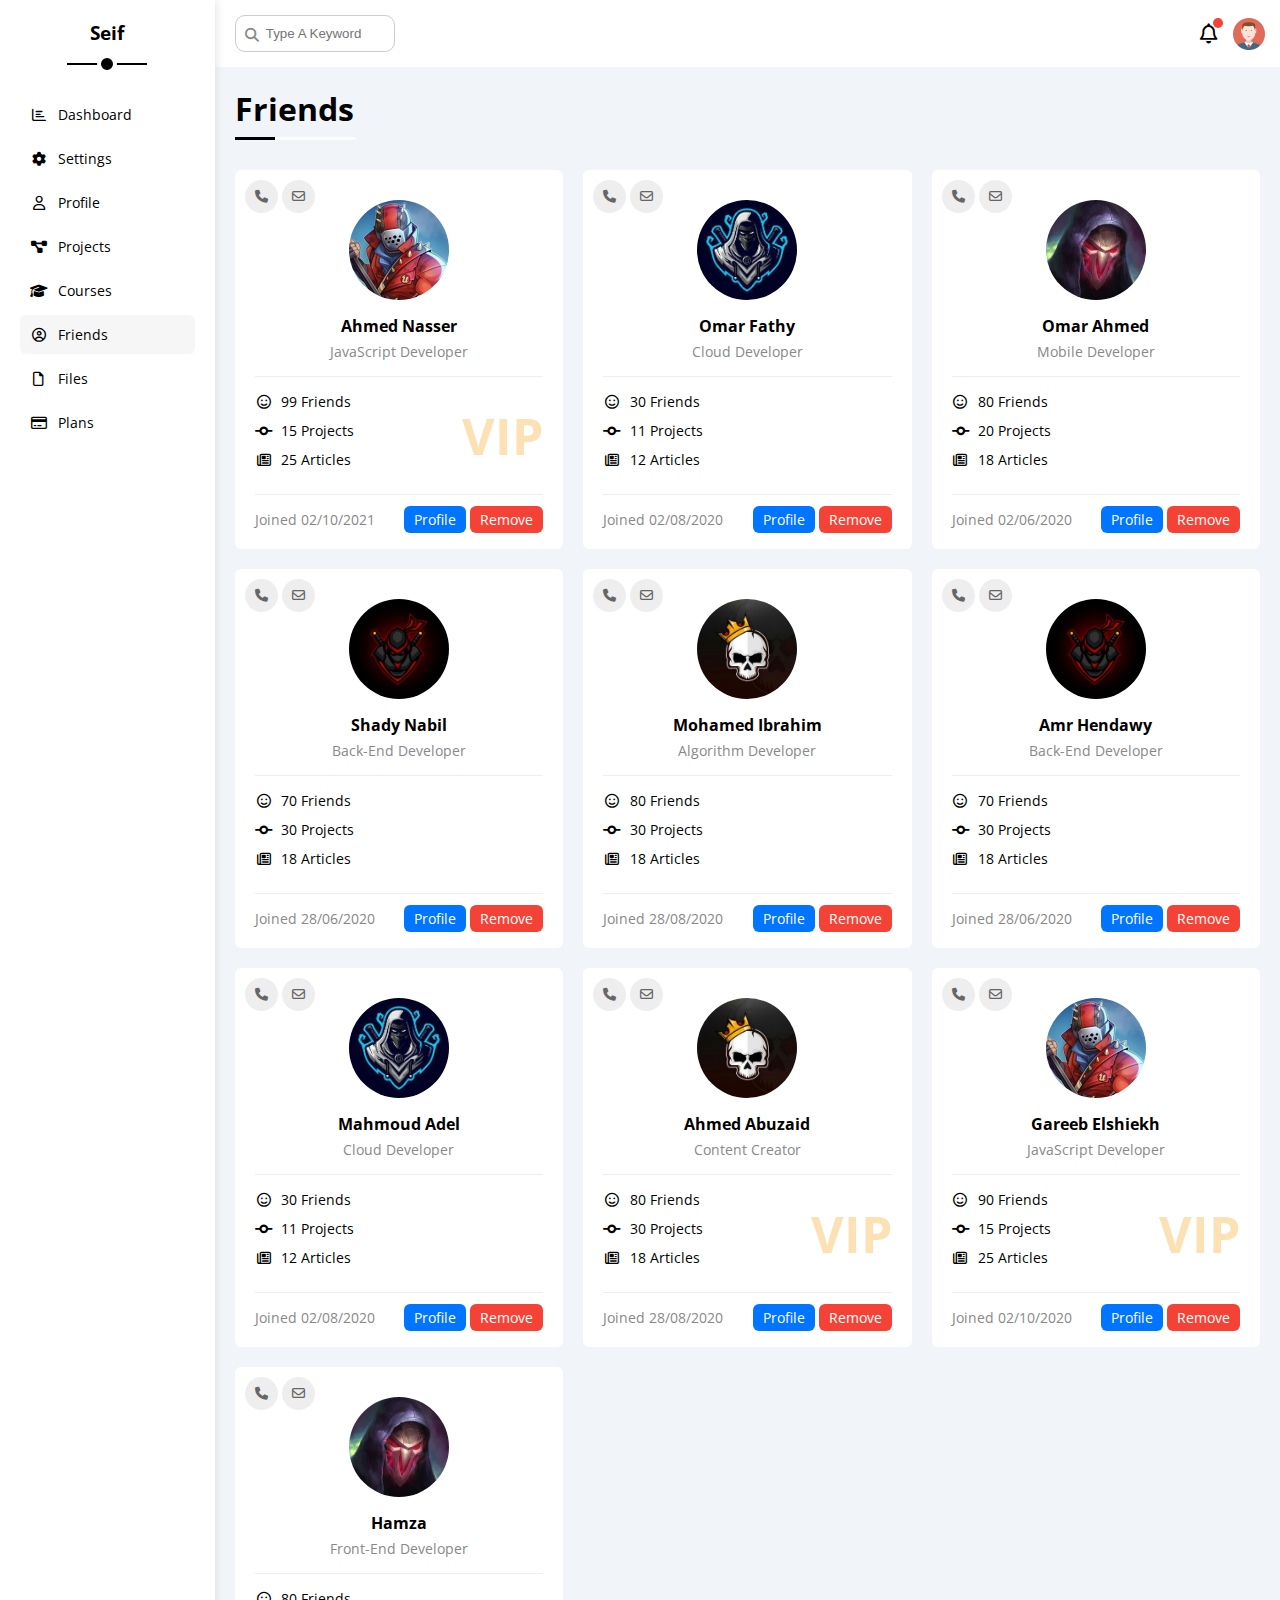
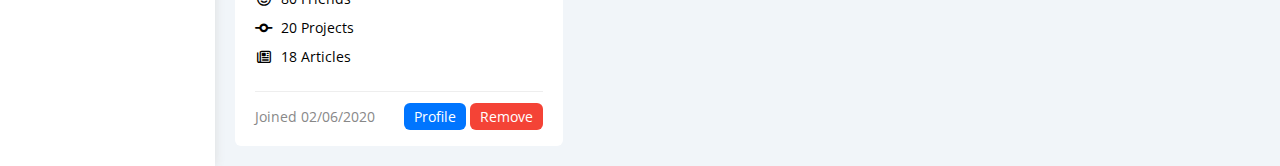
<file: friends.html>
<!DOCTYPE html>
<html lang="en">
  <head>
    <meta charset="UTF-8" />
    <meta name="viewport" content="width=device-width, initial-scale=1.0" />
    <title>Friends</title>
    <link rel="stylesheet" href="all.min.css" />
    <link rel="stylesheet" href="framework.css" />
    <link rel="stylesheet" href="master.css" />
    <link rel="preconnect" href="https://fonts.googleapis.com" />
    <link rel="preconnect" href="https://fonts.gstatic.com" crossorigin />
    <link
      href="https://fonts.googleapis.com/css2?family=Open+Sans:ital,wght@0,300..800;1,300..800&display=swap"
      rel="stylesheet"
    />
  </head>
  <body>
    <div class="page d-flex">
      <div class="sidebar bg-white p-20 p-relative">
        <h3 class="p-relative txt-c mt-0">Seif</h3>
        <ul>
          <li>
            <a
              class="d-flex align-center fs-14 c-black rad-6 p-10"
              href="index.html"
            >
              <i class="fa-regular fa-chart-bar fa-fw"></i
              ><span>Dashboard</span></a
            >
          </li>
          <li>
            <a
              class="d-flex align-center fs-14 c-black rad-6 p-10"
              href="settings.html"
            >
              <i class="fa-solid fa-gear fa-fw"></i><span>Settings</span></a
            >
          </li>
          <li>
            <a
              class="d-flex align-center fs-14 c-black rad-6 p-10"
              href="profile.html"
            >
              <i class="fa-regular fa-user fa-fw"></i><span>Profile</span></a
            >
          </li>
          <li>
            <a
              class="d-flex align-center fs-14 c-black rad-6 p-10"
              href="projects.html"
            >
              <i class="fa-solid fa-diagram-project fa-fw"></i
              ><span>Projects</span></a
            >
          </li>
          <li>
            <a
              class="d-flex align-center fs-14 c-black rad-6 p-10"
              href="courses.html"
            >
              <i class="fa-solid fa-graduation-cap fa-fw"></i
              ><span>Courses</span></a
            >
          </li>
          <li>
            <a
              class="active d-flex align-center fs-14 c-black rad-6 p-10"
              href="friends.html"
            >
              <i class="fa-regular fa-circle-user fa-fw"></i>
              <span>Friends</span>
            </a>
          </li>
          <li>
            <a
              class="d-flex align-center fs-14 c-black rad-6 p-10"
              href="files.html"
            >
              <i class="fa-regular fa-file fa-fw"></i>
              <span>Files</span>
            </a>
          </li>
          <li>
            <a
              class="d-flex align-center fs-14 c-black rad-6 p-10"
              href="plans.html"
            >
              <i class="fa-regular fa-credit-card fa-fw"></i>
              <span>Plans</span>
            </a>
          </li>
        </ul>
      </div>
      <div class="content w-full overflow-h">
        <!-- Head -->
        <div class="head bg-white p-15 between-flex">
          <div class="search p-relative">
            <input class="p-10" type="search" placeholder="Type A Keyword" />
          </div>
          <div class="icons d-flex align-center">
            <span class="p-relative notification"
              ><i class="fa-regular fa-bell fa-lg"></i
            ></span>
            <img src="imgs/avatar.png" alt="" />
          </div>
        </div>
        <!-- End Head -->
        <!-- Start Friends -->
        <h1 class="p-relative">Friends</h1>
        <div class="friends-page d-grid gap-20 m-20">
          <div class="friend bg-white rad-6 p-20 p-relative">
            <div class="contact">
              <i class="fa-solid fa-phone"></i>
              <i class="fa-regular fa-envelope"></i>
            </div>
            <div class="txt-c">
              <img
                class="rad-50 mb-10 mt-10 w-100 h-100"
                src="imgs/friend-01.jpg"
                alt=""
              />
              <h4 class="m-0">Ahmed Nasser</h4>
              <p class="c-grey fs-14 mt-5">JavaScript Developer</p>
            </div>
            <div class="icons fs-14 p-relative">
              <div class="mb-10">
                <i class="fa-regular fa-face-smile fa-fw mr-5"></i>
                <span>99 Friends</span>
              </div>
              <div class="mb-10">
                <i class="fa-solid fa-code-commit fa-fw mr-5"></i>
                <span>15 Projects</span>
              </div>
              <div class="mb-10">
                <i class="fa-regular fa-newspaper fa-fw mr-5"></i>
                <span>25 Articles</span>
              </div>
              <span class="vip c-orange fw-bold">VIP</span>
            </div>
            <div class="info between-flex fs-14">
              <span class="c-grey">Joined 02/10/2021</span>
              <div>
                <a class="c-white btn-shape bg-blue" href="profile.html"
                  >Profile</a
                >
                <a class="c-white btn-shape bg-red" href="#">Remove</a>
              </div>
            </div>
          </div>
          <div class="friend bg-white rad-6 p-20 p-relative">
            <div class="contact">
              <i class="fa-solid fa-phone"></i>
              <i class="fa-regular fa-envelope"></i>
            </div>
            <div class="txt-c">
              <img
                class="rad-50 mb-10 mt-10 w-100 h-100"
                src="imgs/friend-02.jpg"
                alt=""
              />
              <h4 class="m-0">Omar Fathy</h4>
              <p class="c-grey fs-14 mt-5">Cloud Developer</p>
            </div>
            <div class="icons fs-14 p-relative">
              <div class="mb-10">
                <i class="fa-regular fa-face-smile fa-fw mr-5"></i>
                <span>30 Friends</span>
              </div>
              <div class="mb-10">
                <i class="fa-solid fa-code-commit fa-fw mr-5"></i>
                <span>11 Projects</span>
              </div>
              <div class="mb-10">
                <i class="fa-regular fa-newspaper fa-fw mr-5"></i>
                <span>12 Articles</span>
              </div>
            </div>
            <div class="info between-flex fs-14">
              <span class="c-grey">Joined 02/08/2020</span>
              <div>
                <a class="c-white btn-shape bg-blue" href="profile.html"
                  >Profile</a
                >
                <a class="c-white btn-shape bg-red" href="#">Remove</a>
              </div>
            </div>
          </div>
          <div class="friend bg-white rad-6 p-20 p-relative">
            <div class="contact">
              <i class="fa-solid fa-phone"></i>
              <i class="fa-regular fa-envelope"></i>
            </div>
            <div class="txt-c">
              <img
                class="rad-50 mb-10 mt-10 w-100 h-100"
                src="imgs/friend-03.jpg"
                alt=""
              />
              <h4 class="m-0">Omar Ahmed</h4>
              <p class="c-grey fs-14 mt-5">Mobile Developer</p>
            </div>
            <div class="icons fs-14 p-relative">
              <div class="mb-10">
                <i class="fa-regular fa-face-smile fa-fw mr-5"></i>
                <span>80 Friends</span>
              </div>
              <div class="mb-10">
                <i class="fa-solid fa-code-commit fa-fw mr-5"></i>
                <span>20 Projects</span>
              </div>
              <div class="mb-10">
                <i class="fa-regular fa-newspaper fa-fw mr-5"></i>
                <span>18 Articles</span>
              </div>
            </div>
            <div class="info between-flex fs-14">
              <span class="c-grey">Joined 02/06/2020 </span>
              <div>
                <a class="c-white btn-shape bg-blue" href="profile.html"
                  >Profile</a
                >
                <a class="c-white btn-shape bg-red" href="#">Remove</a>
              </div>
            </div>
          </div>
          <div class="friend bg-white rad-6 p-20 p-relative">
            <div class="contact">
              <i class="fa-solid fa-phone"></i>
              <i class="fa-regular fa-envelope"></i>
            </div>
            <div class="txt-c">
              <img
                class="rad-50 mb-10 mt-10 w-100 h-100"
                src="imgs/friend-04.jpg"
                alt=""
              />
              <h4 class="m-0">Shady Nabil</h4>
              <p class="c-grey fs-14 mt-5">Back-End Developer</p>
            </div>
            <div class="icons fs-14 p-relative">
              <div class="mb-10">
                <i class="fa-regular fa-face-smile fa-fw mr-5"></i>
                <span>70 Friends</span>
              </div>
              <div class="mb-10">
                <i class="fa-solid fa-code-commit fa-fw mr-5"></i>
                <span>30 Projects</span>
              </div>
              <div class="mb-10">
                <i class="fa-regular fa-newspaper fa-fw mr-5"></i>
                <span>18 Articles</span>
              </div>
            </div>
            <div class="info between-flex fs-14">
              <span class="c-grey">Joined 28/06/2020 </span>
              <div>
                <a class="c-white btn-shape bg-blue" href="profile.html"
                  >Profile</a
                >
                <a class="c-white btn-shape bg-red" href="#">Remove</a>
              </div>
            </div>
          </div>
          <div class="friend bg-white rad-6 p-20 p-relative">
            <div class="contact">
              <i class="fa-solid fa-phone"></i>
              <i class="fa-regular fa-envelope"></i>
            </div>
            <div class="txt-c">
              <img
                class="rad-50 mb-10 mt-10 w-100 h-100"
                src="imgs/friend-05.jpg"
                alt=""
              />
              <h4 class="m-0">Mohamed Ibrahim</h4>
              <p class="c-grey fs-14 mt-5">Algorithm Developer</p>
            </div>
            <div class="icons fs-14 p-relative">
              <div class="mb-10">
                <i class="fa-regular fa-face-smile fa-fw mr-5"></i>
                <span>80 Friends</span>
              </div>
              <div class="mb-10">
                <i class="fa-solid fa-code-commit fa-fw mr-5"></i>
                <span>30 Projects</span>
              </div>
              <div class="mb-10">
                <i class="fa-regular fa-newspaper fa-fw mr-5"></i>
                <span>18 Articles</span>
              </div>
            </div>
            <div class="info between-flex fs-14">
              <span class="c-grey">Joined 28/08/2020 </span>
              <div>
                <a class="c-white btn-shape bg-blue" href="profile.html"
                  >Profile</a
                >
                <a class="c-white btn-shape bg-red" href="#">Remove</a>
              </div>
            </div>
          </div>
          <div class="friend bg-white rad-6 p-20 p-relative">
            <div class="contact">
              <i class="fa-solid fa-phone"></i>
              <i class="fa-regular fa-envelope"></i>
            </div>
            <div class="txt-c">
              <img
                class="rad-50 mb-10 mt-10 w-100 h-100"
                src="imgs/friend-04.jpg"
                alt=""
              />
              <h4 class="m-0">Amr Hendawy</h4>
              <p class="c-grey fs-14 mt-5">Back-End Developer</p>
            </div>
            <div class="icons fs-14 p-relative">
              <div class="mb-10">
                <i class="fa-regular fa-face-smile fa-fw mr-5"></i>
                <span>70 Friends</span>
              </div>
              <div class="mb-10">
                <i class="fa-solid fa-code-commit fa-fw mr-5"></i>
                <span>30 Projects</span>
              </div>
              <div class="mb-10">
                <i class="fa-regular fa-newspaper fa-fw mr-5"></i>
                <span>18 Articles</span>
              </div>
            </div>
            <div class="info between-flex fs-14">
              <span class="c-grey">Joined 28/06/2020</span>
              <div>
                <a class="c-white btn-shape bg-blue" href="profile.html"
                  >Profile</a
                >
                <a class="c-white btn-shape bg-red" href="#">Remove</a>
              </div>
            </div>
          </div>
          <div class="friend bg-white rad-6 p-20 p-relative">
            <div class="contact">
              <i class="fa-solid fa-phone"></i>
              <i class="fa-regular fa-envelope"></i>
            </div>
            <div class="txt-c">
              <img
                class="rad-50 mb-10 mt-10 w-100 h-100"
                src="imgs/friend-02.jpg"
                alt=""
              />
              <h4 class="m-0">Mahmoud Adel</h4>
              <p class="c-grey fs-14 mt-5">Cloud Developer</p>
            </div>
            <div class="icons fs-14 p-relative">
              <div class="mb-10">
                <i class="fa-regular fa-face-smile fa-fw mr-5"></i>
                <span>30 Friends</span>
              </div>
              <div class="mb-10">
                <i class="fa-solid fa-code-commit fa-fw mr-5"></i>
                <span>11 Projects</span>
              </div>
              <div class="mb-10">
                <i class="fa-regular fa-newspaper fa-fw mr-5"></i>
                <span>12 Articles</span>
              </div>
            </div>
            <div class="info between-flex fs-14">
              <span class="c-grey">Joined 02/08/2020 </span>
              <div>
                <a class="c-white btn-shape bg-blue" href="profile.html"
                  >Profile</a
                >
                <a class="c-white btn-shape bg-red" href="#">Remove</a>
              </div>
            </div>
          </div>
          <div class="friend bg-white rad-6 p-20 p-relative">
            <div class="contact">
              <i class="fa-solid fa-phone"></i>
              <i class="fa-regular fa-envelope"></i>
            </div>
            <div class="txt-c">
              <img
                class="rad-50 mb-10 mt-10 w-100 h-100"
                src="imgs/friend-05.jpg"
                alt=""
              />
              <h4 class="m-0">Ahmed Abuzaid</h4>
              <p class="c-grey fs-14 mt-5">Content Creator</p>
            </div>
            <div class="icons fs-14 p-relative">
              <div class="mb-10">
                <i class="fa-regular fa-face-smile fa-fw mr-5"></i>
                <span>80 Friends</span>
              </div>
              <div class="mb-10">
                <i class="fa-solid fa-code-commit fa-fw mr-5"></i>
                <span>30 Projects</span>
              </div>
              <div class="mb-10">
                <i class="fa-regular fa-newspaper fa-fw mr-5"></i>
                <span>18 Articles</span>
              </div>
              <span class="vip c-orange fw-bold">VIP</span>
            </div>
            <div class="info between-flex fs-14">
              <span class="c-grey">Joined 28/08/2020 </span>
              <div>
                <a class="c-white btn-shape bg-blue" href="profile.html"
                  >Profile</a
                >
                <a class="c-white btn-shape bg-red" href="#">Remove</a>
              </div>
            </div>
          </div>
          <div class="friend bg-white rad-6 p-20 p-relative">
            <div class="contact">
              <i class="fa-solid fa-phone"></i>
              <i class="fa-regular fa-envelope"></i>
            </div>
            <div class="txt-c">
              <img
                class="rad-50 mb-10 mt-10 w-100 h-100"
                src="imgs/friend-01.jpg"
                alt=""
              />
              <h4 class="m-0">Gareeb Elshiekh</h4>
              <p class="c-grey fs-14 mt-5">JavaScript Developer</p>
            </div>
            <div class="icons fs-14 p-relative">
              <div class="mb-10">
                <i class="fa-regular fa-face-smile fa-fw mr-5"></i>
                <span>90 Friends</span>
              </div>
              <div class="mb-10">
                <i class="fa-solid fa-code-commit fa-fw mr-5"></i>
                <span>15 Projects</span>
              </div>
              <div class="mb-10">
                <i class="fa-regular fa-newspaper fa-fw mr-5"></i>
                <span>25 Articles</span>
              </div>
              <span class="vip c-orange fw-bold">VIP</span>
            </div>
            <div class="info between-flex fs-14">
              <span class="c-grey">Joined 02/10/2020 </span>
              <div>
                <a class="c-white btn-shape bg-blue" href="profile.html"
                  >Profile</a
                >
                <a class="c-white btn-shape bg-red" href="#">Remove</a>
              </div>
            </div>
          </div>
          <div class="friend bg-white rad-6 p-20 p-relative">
            <div class="contact">
              <i class="fa-solid fa-phone"></i>
              <i class="fa-regular fa-envelope"></i>
            </div>
            <div class="txt-c">
              <img
                class="rad-50 mb-10 mt-10 w-100 h-100"
                src="imgs/friend-03.jpg"
                alt=""
              />
              <h4 class="m-0">Hamza</h4>
              <p class="c-grey fs-14 mt-5">Front-End Developer</p>
            </div>
            <div class="icons fs-14 p-relative">
              <div class="mb-10">
                <i class="fa-regular fa-face-smile fa-fw mr-5"></i>
                <span>80 Friends</span>
              </div>
              <div class="mb-10">
                <i class="fa-solid fa-code-commit fa-fw mr-5"></i>
                <span>20 Projects</span>
              </div>
              <div class="mb-10">
                <i class="fa-regular fa-newspaper fa-fw mr-5"></i>
                <span>18 Articles</span>
              </div>
            </div>
            <div class="info between-flex fs-14">
              <span class="c-grey">Joined 02/06/2020 </span>
              <div>
                <a class="c-white btn-shape bg-blue" href="profile.html"
                  >Profile</a
                >
                <a class="c-white btn-shape bg-red" href="#">Remove</a>
              </div>
            </div>
          </div>
        </div>
      </div>
    </div>
  </body>
</html>
</file>
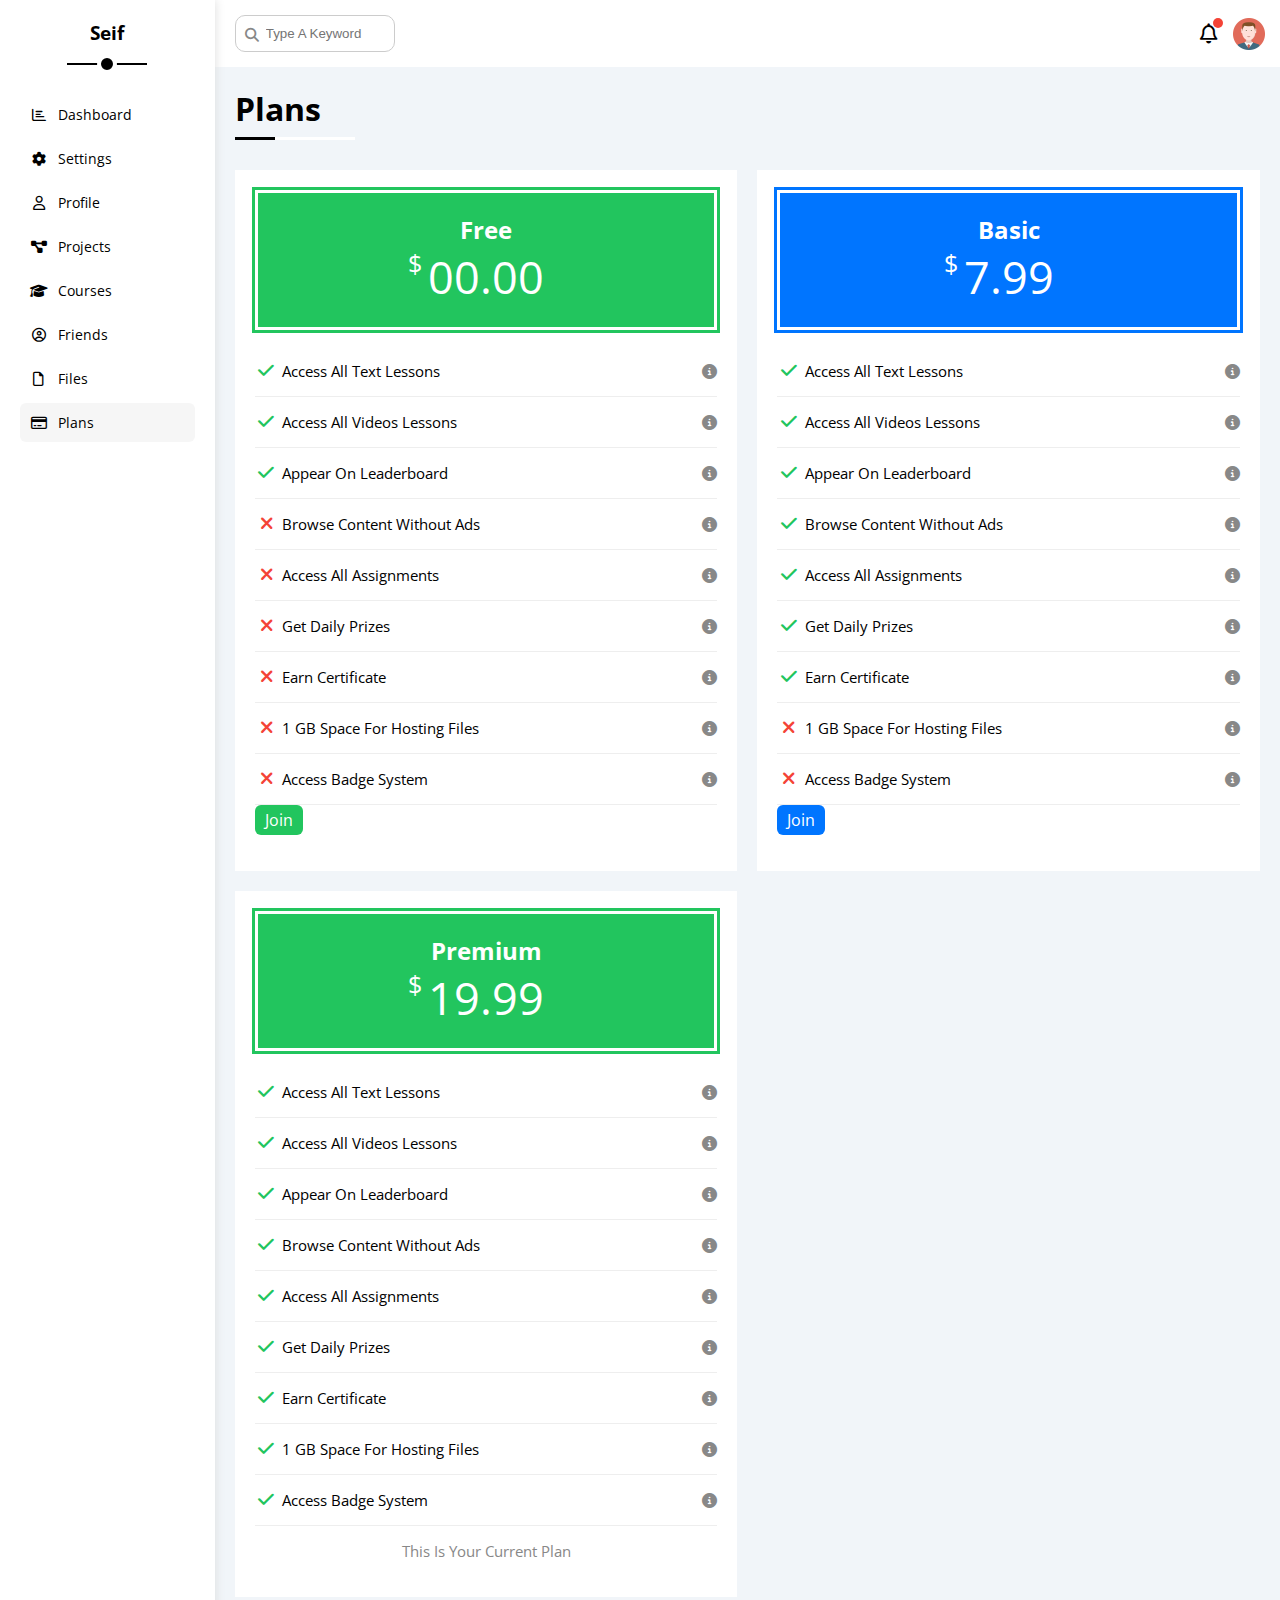
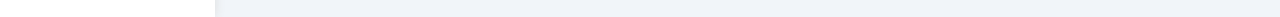
<file: plans.html>
<!DOCTYPE html>
<html lang="en">
  <head>
    <meta charset="UTF-8" />
    <meta name="viewport" content="width=device-width, initial-scale=1.0" />
    <title>Plans</title>
    <link rel="stylesheet" href="all.min.css" />
    <link rel="stylesheet" href="framework.css" />
    <link rel="stylesheet" href="master.css" />
    <link rel="preconnect" href="https://fonts.googleapis.com" />
    <link rel="preconnect" href="https://fonts.gstatic.com" crossorigin />
    <link
      href="https://fonts.googleapis.com/css2?family=Open+Sans:ital,wght@0,300..800;1,300..800&display=swap"
      rel="stylesheet"
    />
  </head>
  <body>
    <div class="page d-flex">
      <div class="sidebar bg-white p-20 p-relative">
        <h3 class="p-relative txt-c mt-0">Seif</h3>
        <ul>
          <li>
            <a
              class="d-flex align-center fs-14 c-black rad-6 p-10"
              href="index.html"
            >
              <i class="fa-regular fa-chart-bar fa-fw"></i
              ><span>Dashboard</span></a
            >
          </li>
          <li>
            <a
              class="d-flex align-center fs-14 c-black rad-6 p-10"
              href="settings.html"
            >
              <i class="fa-solid fa-gear fa-fw"></i><span>Settings</span></a
            >
          </li>
          <li>
            <a
              class="d-flex align-center fs-14 c-black rad-6 p-10"
              href="profile.html"
            >
              <i class="fa-regular fa-user fa-fw"></i><span>Profile</span></a
            >
          </li>
          <li>
            <a
              class="d-flex align-center fs-14 c-black rad-6 p-10"
              href="projects.html"
            >
              <i class="fa-solid fa-diagram-project fa-fw"></i
              ><span>Projects</span></a
            >
          </li>
          <li>
            <a
              class="d-flex align-center fs-14 c-black rad-6 p-10"
              href="courses.html"
            >
              <i class="fa-solid fa-graduation-cap fa-fw"></i
              ><span>Courses</span></a
            >
          </li>
          <li>
            <a
              class="d-flex align-center fs-14 c-black rad-6 p-10"
              href="friends.html"
            >
              <i class="fa-regular fa-circle-user fa-fw"></i>
              <span>Friends</span>
            </a>
          </li>
          <li>
            <a
              class="d-flex align-center fs-14 c-black rad-6 p-10"
              href="files.html"
            >
              <i class="fa-regular fa-file fa-fw"></i>
              <span>Files</span>
            </a>
          </li>
          <li>
            <a
              class="active d-flex align-center fs-14 c-black rad-6 p-10"
              href="plans.html"
            >
              <i class="fa-regular fa-credit-card fa-fw"></i>
              <span>Plans</span>
            </a>
          </li>
        </ul>
      </div>
      <div class="content w-full overflow-h">
        <!-- Head -->
        <div class="head bg-white p-15 between-flex">
          <div class="search p-relative">
            <input class="p-10" type="search" placeholder="Type A Keyword" />
          </div>
          <div class="icons d-flex align-center">
            <span class="p-relative notification"
              ><i class="fa-regular fa-bell fa-lg"></i
            ></span>
            <img src="imgs/avatar.png" alt="" />
          </div>
        </div>
        <!-- End Head -->
        <!-- Start Files -->
        <h1 class="p-relative">Plans</h1>
        <div class="plans-page d-grid gap-20 m-20">
          <div class="plan green bg-white p-20">
            <div class="top bg-green txt-c p-20">
              <h2 class="m-0 c-white">Free</h2>
              <div class="price c-white"><span>$</span>00.00</div>
            </div>
            <ul>
              <li>
                <i class="fa-solid fa-check fa-fw yes"></i>
                <span>Access All Text Lessons</span>
                <i class="fa-solid fa-circle-info help"></i>
              </li>
              <li>
                <i class="fa-solid fa-check fa-fw yes"></i>
                <span>Access All Videos Lessons</span>
                <i class="fa-solid fa-circle-info help"></i>
              </li>
              <li>
                <i class="fa-solid fa-check fa-fw yes"></i>
                <span>Appear On Leaderboard</span>
                <i class="fa-solid fa-circle-info help"></i>
              </li>
              <li>
                <i class="fa-solid fa-xmark fa-fw"></i>
                <span> Browse Content Without Ads</span>
                <i class="fa-solid fa-circle-info help"></i>
              </li>
              <li>
                <i class="fa-solid fa-xmark fa-fw"></i>
                <span> Access All Assignments</span>
                <i class="fa-solid fa-circle-info help"></i>
              </li>
              <li>
                <i class="fa-solid fa-xmark fa-fw"></i>
                <span> Get Daily Prizes</span>
                <i class="fa-solid fa-circle-info help"></i>
              </li>
              <li>
                <i class="fa-solid fa-xmark fa-fw"></i>
                <span> Earn Certificate</span>
                <i class="fa-solid fa-circle-info help"></i>
              </li>
              <li>
                <i class="fa-solid fa-xmark fa-fw"></i>
                <span> 1 GB Space For Hosting Files</span>
                <i class="fa-solid fa-circle-info help"></i>
              </li>
              <li>
                <i class="fa-solid fa-xmark fa-fw"></i>
                <span> Access Badge System</span>
                <i class="fa-solid fa-circle-info help"></i>
              </li>
              <a href="#" class="btn-shape bg-green c-white d-block w-fit"
                >Join</a
              >
            </ul>
          </div>
          <div class="plan blue bg-white p-20">
            <div class="top bg-blue txt-c p-20">
              <h2 class="m-0 c-white">Basic</h2>
              <div class="price c-white"><span>$</span>7.99</div>
            </div>
            <ul>
              <li>
                <i class="fa-solid fa-check fa-fw yes"></i>
                <span>Access All Text Lessons</span>
                <i class="fa-solid fa-circle-info help"></i>
              </li>
              <li>
                <i class="fa-solid fa-check fa-fw yes"></i>
                <span>Access All Videos Lessons</span>
                <i class="fa-solid fa-circle-info help"></i>
              </li>
              <li>
                <i class="fa-solid fa-check fa-fw yes"></i>
                <span>Appear On Leaderboard</span>
                <i class="fa-solid fa-circle-info help"></i>
              </li>
              <li>
                <i class="fa-solid fa-check fa-fw yes"></i>
                <span> Browse Content Without Ads</span>
                <i class="fa-solid fa-circle-info help"></i>
              </li>
              <li>
                <i class="fa-solid fa-check fa-fw yes"></i>
                <span> Access All Assignments</span>
                <i class="fa-solid fa-circle-info help"></i>
              </li>
              <li>
                <i class="fa-solid fa-check fa-fw yes"></i>
                <span> Get Daily Prizes</span>
                <i class="fa-solid fa-circle-info help"></i>
              </li>
              <li>
                <i class="fa-solid fa-check fa-fw yes"></i>
                <span> Earn Certificate</span>
                <i class="fa-solid fa-circle-info help"></i>
              </li>
              <li>
                <i class="fa-solid fa-xmark fa-fw"></i>
                <span> 1 GB Space For Hosting Files</span>
                <i class="fa-solid fa-circle-info help"></i>
              </li>
              <li>
                <i class="fa-solid fa-xmark fa-fw"></i>
                <span> Access Badge System</span>
                <i class="fa-solid fa-circle-info help"></i>
              </li>
              <a href="#" class="btn-shape bg-blue c-white d-block w-fit"
                >Join</a
              >
            </ul>
          </div>
          <div class="plan green bg-white p-20">
            <div class="top bg-green txt-c p-20">
              <h2 class="m-0 c-white">Premium</h2>
              <div class="price c-white"><span>$</span>19.99</div>
            </div>
            <ul>
              <li>
                <i class="fa-solid fa-check fa-fw yes"></i>
                <span>Access All Text Lessons</span>
                <i class="fa-solid fa-circle-info help"></i>
              </li>
              <li>
                <i class="fa-solid fa-check fa-fw yes"></i>
                <span>Access All Videos Lessons</span>
                <i class="fa-solid fa-circle-info help"></i>
              </li>
              <li>
                <i class="fa-solid fa-check fa-fw yes"></i>
                <span>Appear On Leaderboard</span>
                <i class="fa-solid fa-circle-info help"></i>
              </li>
              <li>
                <i class="fa-solid fa-check fa-fw yes"></i>
                <span> Browse Content Without Ads</span>
                <i class="fa-solid fa-circle-info help"></i>
              </li>
              <li>
                <i class="fa-solid fa-check fa-fw yes"></i>
                <span> Access All Assignments</span>
                <i class="fa-solid fa-circle-info help"></i>
              </li>
              <li>
                <i class="fa-solid fa-check fa-fw yes"></i>
                <span> Get Daily Prizes</span>
                <i class="fa-solid fa-circle-info help"></i>
              </li>
              <li>
                <i class="fa-solid fa-check fa-fw yes"></i>
                <span> Earn Certificate</span>
                <i class="fa-solid fa-circle-info help"></i>
              </li>
              <li>
                <i class="fa-solid fa-check fa-fw yes"></i>
                <span> 1 GB Space For Hosting Files</span>
                <i class="fa-solid fa-circle-info help"></i>
              </li>
              <li>
                <i class="fa-solid fa-check fa-fw yes"></i>
                <span> Access Badge System</span>
                <i class="fa-solid fa-circle-info help"></i>
              </li>
              <p class="c-grey fs-15 txt-c">This Is Your Current Plan</p>
            </ul>
          </div>
        </div>
      </div>
    </div>
  </body>
</html>
</file>
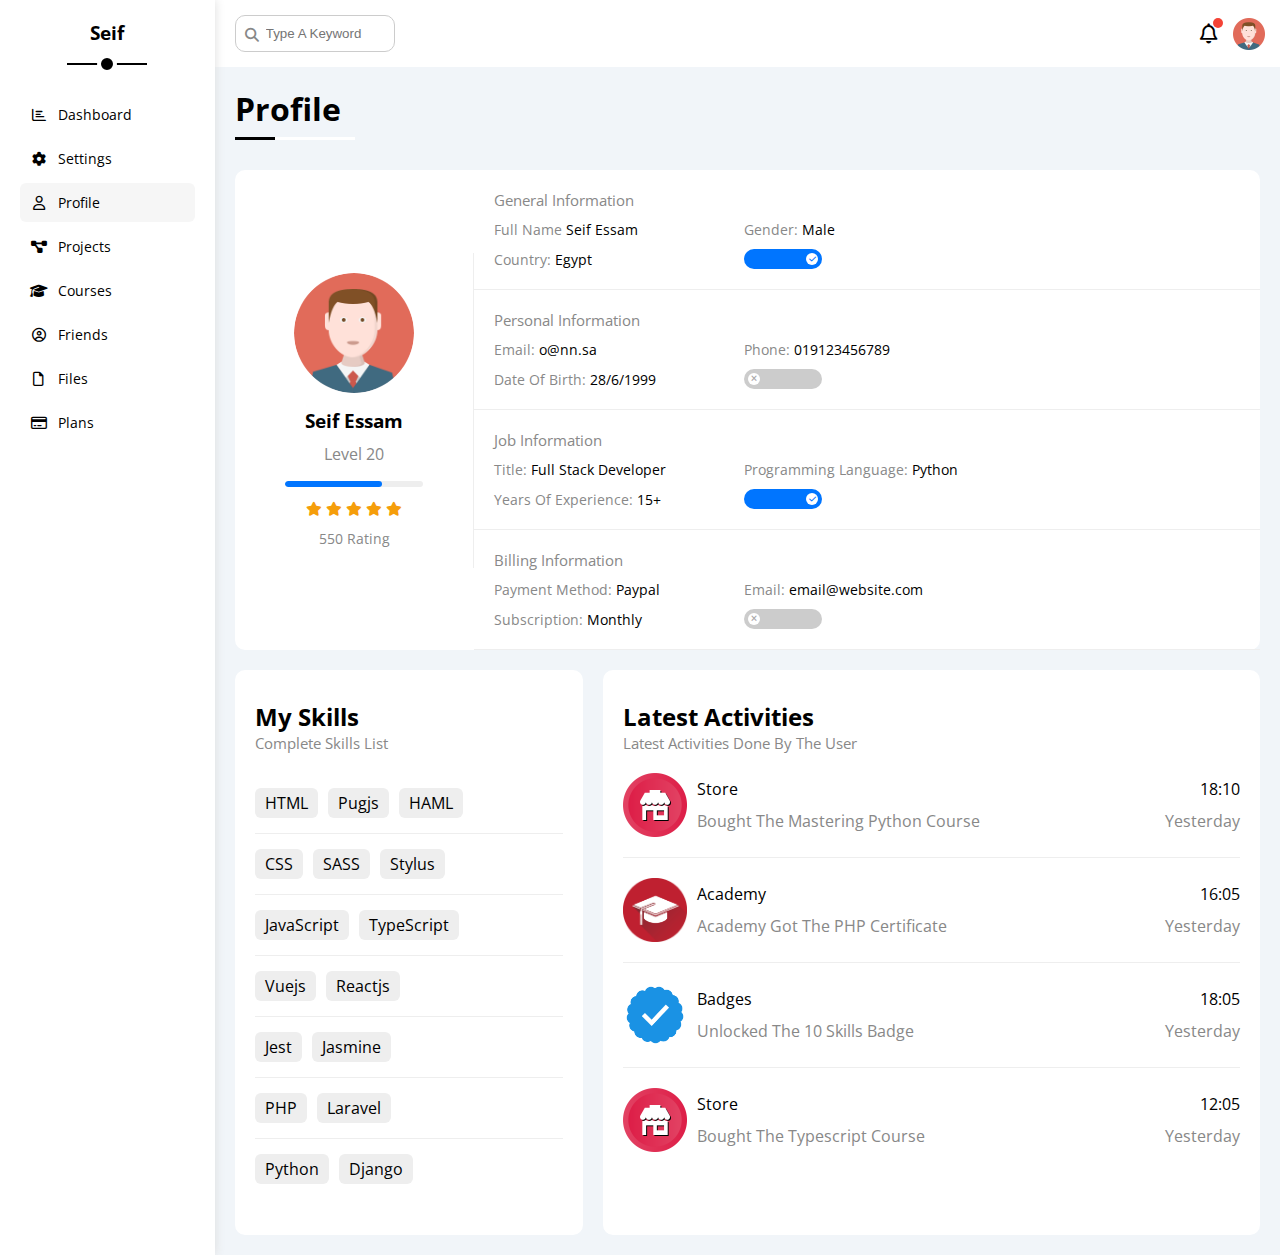
<file: profile.html>
<!DOCTYPE html>
<html lang="en">
  <head>
    <meta charset="UTF-8" />
    <meta name="viewport" content="width=device-width, initial-scale=1.0" />
    <title>Profile</title>
    <link rel="stylesheet" href="all.min.css" />
    <link rel="stylesheet" href="framework.css" />
    <link rel="stylesheet" href="master.css" />
    <link rel="preconnect" href="https://fonts.googleapis.com" />
    <link rel="preconnect" href="https://fonts.gstatic.com" crossorigin />
    <link
      href="https://fonts.googleapis.com/css2?family=Open+Sans:ital,wght@0,300..800;1,300..800&display=swap"
      rel="stylesheet"
    />
  </head>
  <body>
    <div class="page d-flex">
      <div class="sidebar bg-white p-20 p-relative">
        <h3 class="p-relative txt-c mt-0">Seif</h3>
        <ul>
          <li>
            <a
              class="d-flex align-center fs-14 c-black rad-6 p-10"
              href="index.html"
            >
              <i class="fa-regular fa-chart-bar fa-fw"></i
              ><span>Dashboard</span></a
            >
          </li>
          <li>
            <a
              class="d-flex align-center fs-14 c-black rad-6 p-10"
              href="settings.html"
            >
              <i class="fa-solid fa-gear fa-fw"></i><span>Settings</span></a
            >
          </li>
          <li>
            <a
              class="active d-flex align-center fs-14 c-black rad-6 p-10"
              href="profile.html"
            >
              <i class="fa-regular fa-user fa-fw"></i><span>Profile</span></a
            >
          </li>
          <li>
            <a
              class="d-flex align-center fs-14 c-black rad-6 p-10"
              href="projects.html"
            >
              <i class="fa-solid fa-diagram-project fa-fw"></i
              ><span>Projects</span></a
            >
          </li>
          <li>
            <a
              class="d-flex align-center fs-14 c-black rad-6 p-10"
              href="courses.html"
            >
              <i class="fa-solid fa-graduation-cap fa-fw"></i
              ><span>Courses</span></a
            >
          </li>
          <li>
            <a
              class="d-flex align-center fs-14 c-black rad-6 p-10"
              href="friends.html"
            >
              <i class="fa-regular fa-circle-user fa-fw"></i>
              <span>Friends</span>
            </a>
          </li>
          <li>
            <a
              class="d-flex align-center fs-14 c-black rad-6 p-10"
              href="files.html"
            >
              <i class="fa-regular fa-file fa-fw"></i>
              <span>Files</span>
            </a>
          </li>
          <li>
            <a
              class="d-flex align-center fs-14 c-black rad-6 p-10"
              href="plans.html"
            >
              <i class="fa-regular fa-credit-card fa-fw"></i>
              <span>Plans</span>
            </a>
          </li>
        </ul>
      </div>
      <div class="content w-full overflow-h">
        <!-- Head -->
        <div class="head bg-white p-15 between-flex">
          <div class="search p-relative">
            <input class="p-10" type="search" placeholder="Type A Keyword" />
          </div>
          <div class="icons d-flex align-center">
            <span class="p-relative notification"
              ><i class="fa-regular fa-bell fa-lg"></i
            ></span>
            <img src="imgs/avatar.png" alt="" />
          </div>
        </div>
        <!-- End Head -->
        <h1 class="p-relative">Profile</h1>
        <div class="profile-page m-20">
          <div class="overview bg-white rad-10 d-flex align-center">
            <div class="avatar-box txt-c p-20">
              <img class="rad-50 mb-10" src="imgs/avatar.png" alt="" />
              <h3 class="m-0">Seif Essam</h3>
              <p class="c-grey mt-10">Level 20</p>
              <div class="progress bg-eee rad-6 p-relative">
                <span style="width: 70%"></span>
              </div>
              <div class="rating mt-10 mb-10">
                <i class="fa-solid fa-star c-orange fs-14"></i>
                <i class="fa-solid fa-star c-orange fs-14"></i>
                <i class="fa-solid fa-star c-orange fs-14"></i>
                <i class="fa-solid fa-star c-orange fs-14"></i>
                <i class="fa-solid fa-star c-orange fs-14"></i>
              </div>
              <p class="c-grey m-0 fs-14">550 Rating</p>
            </div>
            <div class="info-box w-full txt-c-mob">
              <!-- Start general info row -->
              <div class="box p-20 d-flex align-center">
                <h4 class="c-grey m-0 fs-15 w-full">General Information</h4>
                <div class="fs-14">
                  <span class="c-grey">Full Name</span>
                  <span>Seif Essam</span>
                </div>
                <div class="fs-14">
                  <span class="c-grey">Gender:</span>
                  <span>Male</span>
                </div>
                <div class="fs-14">
                  <span class="c-grey">Country:</span>
                  <span>Egypt</span>
                </div>
                <div>
                  <label>
                    <input class="toggle-checkbox" type="checkbox" checked />
                    <div class="toggle-switch"></div>
                  </label>
                </div>
              </div>
              <!-- End general info row -->
              <!-- Start personal info row -->
              <div class="box p-20 d-flex align-center">
                <h4 class="c-grey m-0 fs-15 w-full">Personal Information</h4>
                <div class="fs-14">
                  <span class="c-grey">Email:</span>
                  <span>o@nn.sa</span>
                </div>
                <div class="fs-14">
                  <span class="c-grey"> Phone:</span>
                  <span>019123456789</span>
                </div>
                <div class="fs-14">
                  <span class="c-grey"> Date Of Birth:</span>
                  <span>28/6/1999</span>
                </div>
                <div>
                  <label>
                    <input class="toggle-checkbox" type="checkbox" />
                    <div class="toggle-switch"></div>
                  </label>
                </div>
              </div>
              <!-- End personal info row -->
              <!-- Start job info row -->
              <div class="box p-20 d-flex align-center">
                <h4 class="c-grey m-0 fs-15 w-full">Job Information</h4>
                <div class="fs-14">
                  <span class="c-grey">Title:</span>
                  <span>Full Stack Developer</span>
                </div>
                <div class="fs-14">
                  <span class="c-grey"> Programming Language:</span>
                  <span>Python</span>
                </div>
                <div class="fs-14">
                  <span class="c-grey"> Years Of Experience:</span>
                  <span>15+</span>
                </div>
                <div>
                  <label>
                    <input class="toggle-checkbox" type="checkbox" checked />
                    <div class="toggle-switch"></div>
                  </label>
                </div>
              </div>
              <!-- End job info row -->
              <!-- Start bill info row -->
              <div class="box p-20 d-flex align-center">
                <h4 class="c-grey m-0 fs-15 w-full">Billing Information</h4>
                <div class="fs-14">
                  <span class="c-grey">Payment Method:</span>
                  <span>Paypal</span>
                </div>
                <div class="fs-14">
                  <span class="c-grey">Email:</span>
                  <span>email@website.com</span>
                </div>
                <div class="fs-14">
                  <span class="c-grey">Subscription:</span>
                  <span>Monthly</span>
                </div>
                <div>
                  <label>
                    <input class="toggle-checkbox" type="checkbox" />
                    <div class="toggle-switch"></div>
                  </label>
                </div>
              </div>
              <!-- End general info row -->
            </div>
          </div>
          <!-- Start Other Data -->
          <div class="other-data d-flex gap-20">
            <div class="skills-card widget mt-20">
              <h2 class="m-0 mt-10">My Skills</h2>
              <p class="mt-0 mb-20 c-grey fs-15">Complete Skills List</p>
              <ul>
                <li>
                  <span class="btn-shape bg-eee">HTML</span
                  ><span class="btn-shape bg-eee">Pugjs</span
                  ><span class="btn-shape bg-eee">HAML</span>
                </li>
                <li>
                  <span class="btn-shape bg-eee">CSS</span
                  ><span class="btn-shape bg-eee">SASS</span
                  ><span class="btn-shape bg-eee">Stylus</span>
                </li>
                <li>
                  <span class="btn-shape bg-eee">JavaScript</span
                  ><span class="btn-shape bg-eee">TypeScript</span>
                </li>
                <li>
                  <span class="btn-shape bg-eee">Vuejs</span
                  ><span class="btn-shape bg-eee">Reactjs</span>
                </li>
                <li>
                  <span class="btn-shape bg-eee">Jest</span
                  ><span class="btn-shape bg-eee">Jasmine</span>
                </li>
                <li>
                  <span class="btn-shape bg-eee">PHP</span
                  ><span class="btn-shape bg-eee">Laravel</span>
                </li>
                <li>
                  <span class="btn-shape bg-eee">Python</span
                  ><span class="btn-shape bg-eee">Django</span>
                </li>
              </ul>
            </div>
            <div class="activities widget mt-20">
              <h2 class="m-0 mt-10">Latest Activities</h2>
              <p class="mt-0 mb-20 c-grey fs-15">
                Latest Activities Done By The User
              </p>
              <div class="activity d-flex align-center txt-c-mob">
                <img src="imgs/activity-01.png" alt="" />
                <div class="info">
                  <span class="d-block mb-10">Store</span>
                  <span class="c-grey">Bought The Mastering Python Course</span>
                </div>
                <div class="date">
                  <span class="d-block mb-10">18:10</span>
                  <span class="c-grey">Yesterday</span>
                </div>
              </div>
              <div class="activity d-flex align-center txt-c-mob">
                <img src="imgs/activity-02.png" alt="" />
                <div class="info">
                  <span class="d-block mb-10">Academy</span>
                  <span class="c-grey">Academy
                    Got The PHP Certificate</span>
                </div>
                <div class="date">
                  <span class="d-block mb-10">16:05</span>
                  <span class="c-grey">Yesterday</span>
                </div>
              </div>
              <div class="activity d-flex align-center txt-c-mob">
                <img src="imgs/activity-03.png" alt="" />
                <div class="info">
                  <span class="d-block mb-10">Badges</span>
                  <span class="c-grey">Unlocked The 10 Skills Badge</span>
                </div>
                <div class="date">
                  <span class="d-block mb-10">18:05</span>
                  <span class="c-grey">Yesterday</span>
                </div>
              </div>
              <div class="activity d-flex align-center txt-c-mob">
                <img src="imgs/activity-01.png" alt="" />
                <div class="info">
                  <span class="d-block mb-10">Store</span>
                  <span class="c-grey">Bought The Typescript Course</span>
                </div>
                <div class="date">
                  <span class="d-block mb-10">12:05</span>
                  <span class="c-grey">Yesterday</span>
                </div>
              </div>
            </div>
          </div>
          <!-- End Other Data -->
        </div>
      </div>
    </div>
  </body>
</html>
</file>
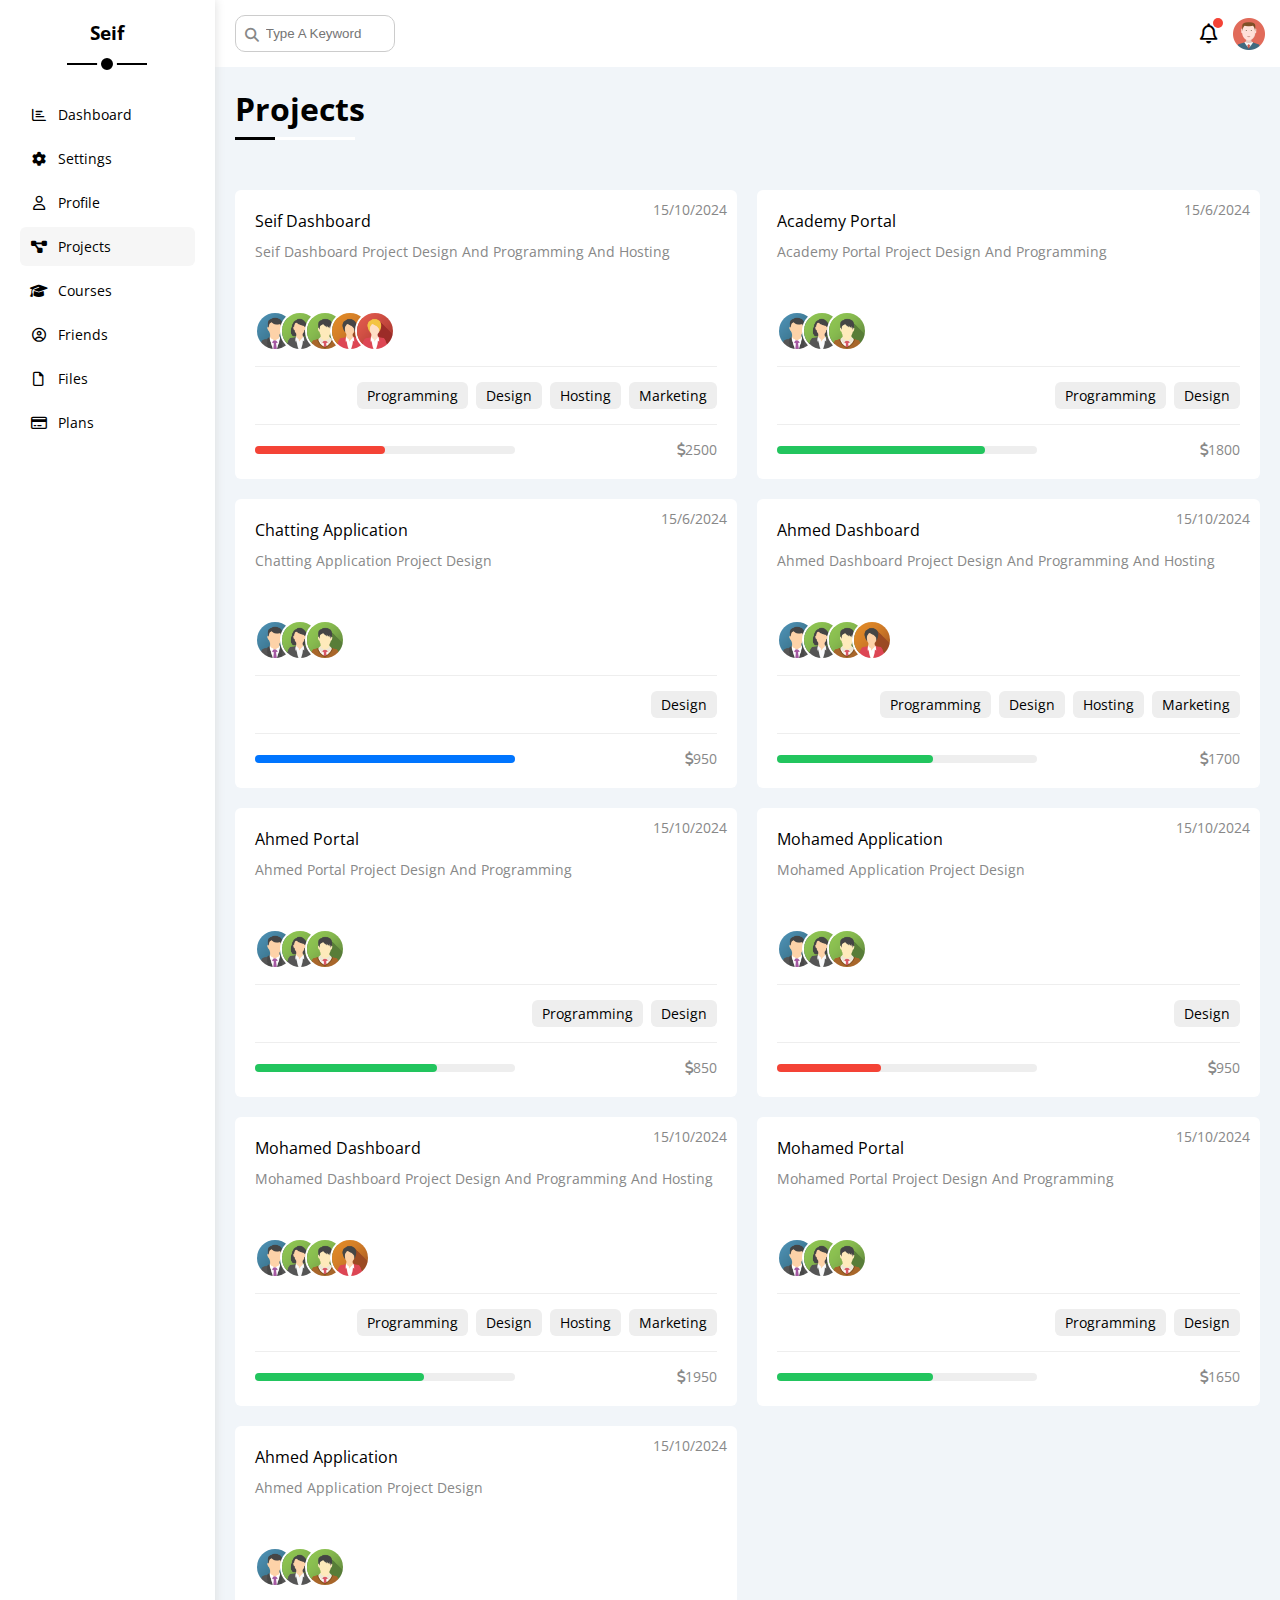
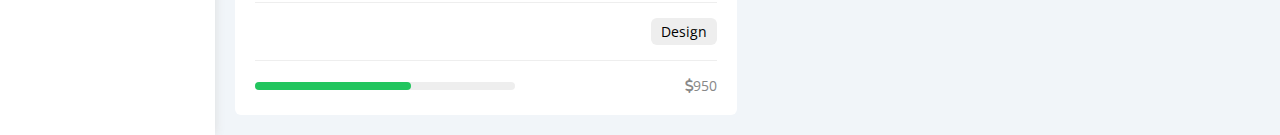
<file: projects.html>
<!DOCTYPE html>
<html lang="en">
  <head>
    <meta charset="UTF-8" />
    <meta name="viewport" content="width=device-width, initial-scale=1.0" />
    <title>Projects</title>
    <link rel="stylesheet" href="all.min.css" />
    <link rel="stylesheet" href="framework.css" />
    <link rel="stylesheet" href="master.css" />
    <link rel="preconnect" href="https://fonts.googleapis.com" />
    <link rel="preconnect" href="https://fonts.gstatic.com" crossorigin />
    <link
      href="https://fonts.googleapis.com/css2?family=Open+Sans:ital,wght@0,300..800;1,300..800&display=swap"
      rel="stylesheet"
    />
  </head>
  <body>
    <div class="page d-flex">
      <div class="sidebar bg-white p-20 p-relative">
        <h3 class="p-relative txt-c mt-0">Seif</h3>
        <ul>
          <li>
            <a
              class="d-flex align-center fs-14 c-black rad-6 p-10"
              href="index.html"
            >
              <i class="fa-regular fa-chart-bar fa-fw"></i
              ><span>Dashboard</span></a
            >
          </li>
          <li>
            <a
              class="d-flex align-center fs-14 c-black rad-6 p-10"
              href="settings.html"
            >
              <i class="fa-solid fa-gear fa-fw"></i><span>Settings</span></a
            >
          </li>
          <li>
            <a
              class="d-flex align-center fs-14 c-black rad-6 p-10"
              href="profile.html"
            >
              <i class="fa-regular fa-user fa-fw"></i><span>Profile</span></a
            >
          </li>
          <li>
            <a
              class="active d-flex align-center fs-14 c-black rad-6 p-10"
              href="projects.html"
            >
              <i class="fa-solid fa-diagram-project fa-fw"></i
              ><span>Projects</span></a
            >
          </li>
          <li>
            <a
              class="d-flex align-center fs-14 c-black rad-6 p-10"
              href="courses.html"
            >
              <i class="fa-solid fa-graduation-cap fa-fw"></i
              ><span>Courses</span></a
            >
          </li>
          <li>
            <a
              class="d-flex align-center fs-14 c-black rad-6 p-10"
              href="friends.html"
            >
              <i class="fa-regular fa-circle-user fa-fw"></i>
              <span>Friends</span>
            </a>
          </li>
          <li>
            <a
              class="d-flex align-center fs-14 c-black rad-6 p-10"
              href="files.html"
            >
              <i class="fa-regular fa-file fa-fw"></i>
              <span>Files</span>
            </a>
          </li>
          <li>
            <a
              class="d-flex align-center fs-14 c-black rad-6 p-10"
              href="plans.html"
            >
              <i class="fa-regular fa-credit-card fa-fw"></i>
              <span>Plans</span>
            </a>
          </li>
        </ul>
      </div>
      <div class="content w-full overflow-h">
        <!-- Head -->
        <div class="head bg-white p-15 between-flex">
          <div class="search p-relative">
            <input class="p-10" type="search" placeholder="Type A Keyword" />
          </div>
          <div class="icons d-flex align-center">
            <span class="p-relative notification"
              ><i class="fa-regular fa-bell fa-lg"></i
            ></span>
            <img src="imgs/avatar.png" alt="" />
          </div>
        </div>
        <!-- End Head -->
        <!-- Start Projects -->
        <h1 class="p-relative">Projects</h1>
        <div class="projects-page d-grid p-20 gap-20">
          <!-- Project 1 -->
          <div class="project bg-white p-20 rad-6 p-relative">
            <span class="date c-grey fs-14">15/10/2024</span>
            <h4 class="m-0">Seif Dashboard</h4>
            <p class="mt-10 mb-10 c-grey fs-14">
              Seif Dashboard Project Design And Programming And Hosting
            </p>
            <div class="team mb-10">
              <img src="imgs/team-01.png" alt="" />
              <img src="imgs/team-02.png" alt="" />
              <img src="imgs/team-03.png" alt="" />
              <img src="imgs/team-04.png" alt="" />
              <img src="imgs/team-05.png" alt="" />
            </div>
            <div class="techs d-flex">
              <span class="fs-14 btn-shape bg-eee">Programming</span>
              <span class="fs-14 btn-shape bg-eee">Design</span>
              <span class="fs-14 btn-shape bg-eee">Hosting</span>
              <span class="fs-14 btn-shape bg-eee">Marketing</span>
            </div>
            <div class="info between-flex">
              <div class="prog p-relative bg-eee">
                <span class="bg-red" style="width: 50%"></span>
              </div>
              <div class="fs-14 c-grey">
                <i class="fa-solid fa-dollar-sign"></i>2500
              </div>
            </div>
          </div>
          <div class="project bg-white p-20 rad-6 p-relative">
            <span class="date c-grey fs-14">15/6/2024 </span>
            <h4 class="m-0">Academy Portal</h4>
            <p class="mt-10 mb-10 c-grey fs-14">
              Academy Portal Project Design And Programming
            </p>
            <div class="team mb-10">
              <img src="imgs/team-01.png" alt="" />
              <img src="imgs/team-02.png" alt="" />
              <img src="imgs/team-03.png" alt="" />
            </div>
            <div class="techs d-flex">
              <span class="fs-14 btn-shape bg-eee">Programming</span>
              <span class="fs-14 btn-shape bg-eee">Design</span>
            </div>
            <div class="info between-flex">
              <div class="prog p-relative bg-eee">
                <span class="bg-green" style="width: 80%"></span>
              </div>
              <div class="fs-14 c-grey">
                <i class="fa-solid fa-dollar-sign"></i>1800
              </div>
            </div>
          </div>
          <div class="project bg-white p-20 rad-6 p-relative">
            <span class="date c-grey fs-14">15/6/2024 </span>
            <h4 class="m-0">Chatting Application</h4>
            <p class="mt-10 mb-10 c-grey fs-14">
              Chatting Application Project Design
            </p>
            <div class="team mb-10">
              <img src="imgs/team-01.png" alt="" />
              <img src="imgs/team-02.png" alt="" />
              <img src="imgs/team-03.png" alt="" />
            </div>
            <div class="techs d-flex">
              <span class="fs-14 btn-shape bg-eee">Design</span>
            </div>
            <div class="info between-flex">
              <div class="prog p-relative bg-eee">
                <span class="bg-blue" style="width: 100%"></span>
              </div>
              <div class="fs-14 c-grey">
                <i class="fa-solid fa-dollar-sign"></i>950
              </div>
            </div>
          </div>
          <div class="project bg-white p-20 rad-6 p-relative">
            <span class="date c-grey fs-14">15/10/2024</span>
            <h4 class="m-0">Ahmed Dashboard</h4>
            <p class="mt-10 mb-10 c-grey fs-14">
              Ahmed Dashboard Project Design And Programming And Hosting
            </p>
            <div class="team mb-10">
              <img src="imgs/team-01.png" alt="" />
              <img src="imgs/team-02.png" alt="" />
              <img src="imgs/team-03.png" alt="" />
              <img src="imgs/team-04.png" alt="" />
            </div>
            <div class="techs d-flex">
              <span class="fs-14 btn-shape bg-eee">Programming</span>
              <span class="fs-14 btn-shape bg-eee">Design</span>
              <span class="fs-14 btn-shape bg-eee">Hosting</span>
              <span class="fs-14 btn-shape bg-eee">Marketing</span>
            </div>
            <div class="info between-flex">
              <div class="prog p-relative bg-eee">
                <span class="bg-green" style="width: 60%"></span>
              </div>
              <div class="fs-14 c-grey">
                <i class="fa-solid fa-dollar-sign"></i>1700
              </div>
            </div>
          </div>
          <div class="project bg-white p-20 rad-6 p-relative">
            <span class="date c-grey fs-14">15/10/2024</span>
            <h4 class="m-0">Ahmed Portal</h4>
            <p class="mt-10 mb-10 c-grey fs-14">
              Ahmed Portal Project Design And Programming
            </p>
            <div class="team mb-10">
              <img src="imgs/team-01.png" alt="" />
              <img src="imgs/team-02.png" alt="" />
              <img src="imgs/team-03.png" alt="" />

            </div>
            <div class="techs d-flex">
              <span class="fs-14 btn-shape bg-eee">Programming</span>
              <span class="fs-14 btn-shape bg-eee">Design</span>

            </div>
            <div class="info between-flex">
              <div class="prog p-relative bg-eee">
                <span class="bg-green" style="width: 70%"></span>
              </div>
              <div class="fs-14 c-grey">
                <i class="fa-solid fa-dollar-sign"></i>850
              </div>
            </div>
          </div>
          <div class="project bg-white p-20 rad-6 p-relative">
            <span class="date c-grey fs-14">15/10/2024</span>
            <h4 class="m-0">Mohamed Application</h4>
            <p class="mt-10 mb-10 c-grey fs-14">
                Mohamed Application Project Design
            </p>
            <div class="team mb-10">
              <img src="imgs/team-01.png" alt="" />
              <img src="imgs/team-02.png" alt="" />
              <img src="imgs/team-03.png" alt="" />

            </div>
            <div class="techs d-flex">
              <span class="fs-14 btn-shape bg-eee">Design</span>

            </div>
            <div class="info between-flex">
              <div class="prog p-relative bg-eee">
                <span class="bg-red" style="width: 40%"></span>
              </div>
              <div class="fs-14 c-grey">
                <i class="fa-solid fa-dollar-sign"></i>950
              </div>
            </div>
          </div>
          <div class="project bg-white p-20 rad-6 p-relative">
            <span class="date c-grey fs-14">15/10/2024</span>
            <h4 class="m-0">Mohamed Dashboard</h4>
            <p class="mt-10 mb-10 c-grey fs-14">
                Mohamed Dashboard Project Design And Programming And Hosting
            </p>
            <div class="team mb-10">
              <img src="imgs/team-01.png" alt="" />
              <img src="imgs/team-02.png" alt="" />
              <img src="imgs/team-03.png" alt="" />
              <img src="imgs/team-04.png" alt="" />

            </div>
            <div class="techs d-flex">
              <span class="fs-14 btn-shape bg-eee">Programming</span>
              <span class="fs-14 btn-shape bg-eee">Design</span>
              <span class="fs-14 btn-shape bg-eee">Hosting</span>
              <span class="fs-14 btn-shape bg-eee">Marketing</span>

            </div>
            <div class="info between-flex">
              <div class="prog p-relative bg-eee">
                <span class="bg-green" style="width: 65%"></span>
              </div>
              <div class="fs-14 c-grey">
                <i class="fa-solid fa-dollar-sign"></i>1950
              </div>
            </div>
          </div>
          <div class="project bg-white p-20 rad-6 p-relative">
            <span class="date c-grey fs-14">15/10/2024</span>
            <h4 class="m-0">Mohamed Portal</h4>
            <p class="mt-10 mb-10 c-grey fs-14">
                Mohamed Portal Project Design And Programming
            </p>
            <div class="team mb-10">
              <img src="imgs/team-01.png" alt="" />
              <img src="imgs/team-02.png" alt="" />
              <img src="imgs/team-03.png" alt="" />

            </div>
            <div class="techs d-flex">
              <span class="fs-14 btn-shape bg-eee">Programming</span>
              <span class="fs-14 btn-shape bg-eee">Design</span>

            </div>
            <div class="info between-flex">
              <div class="prog p-relative bg-eee">
                <span class="bg-green" style="width: 60%"></span>
              </div>
              <div class="fs-14 c-grey">
                <i class="fa-solid fa-dollar-sign"></i>1650
              </div>
            </div>
          </div>
          <div class="project bg-white p-20 rad-6 p-relative">
            <span class="date c-grey fs-14">15/10/2024</span>
            <h4 class="m-0">Ahmed Application</h4>
            <p class="mt-10 mb-10 c-grey fs-14">
                Ahmed Application Project Design
            </p>
            <div class="team mb-10">
              <img src="imgs/team-01.png" alt="" />
              <img src="imgs/team-02.png" alt="" />
              <img src="imgs/team-03.png" alt="" />

            </div>
            <div class="techs d-flex">
              <span class="fs-14 btn-shape bg-eee">Design</span>

            </div>
            <div class="info between-flex">
              <div class="prog p-relative bg-eee">
                <span class="bg-green" style="width: 60%"></span>
              </div>
              <div class="fs-14 c-grey">
                <i class="fa-solid fa-dollar-sign"></i>950
              </div>
            </div>
          </div>
          <!-- End Projects -->
        </div>
      </div>
    </div>
  </body>
</html>
</file>
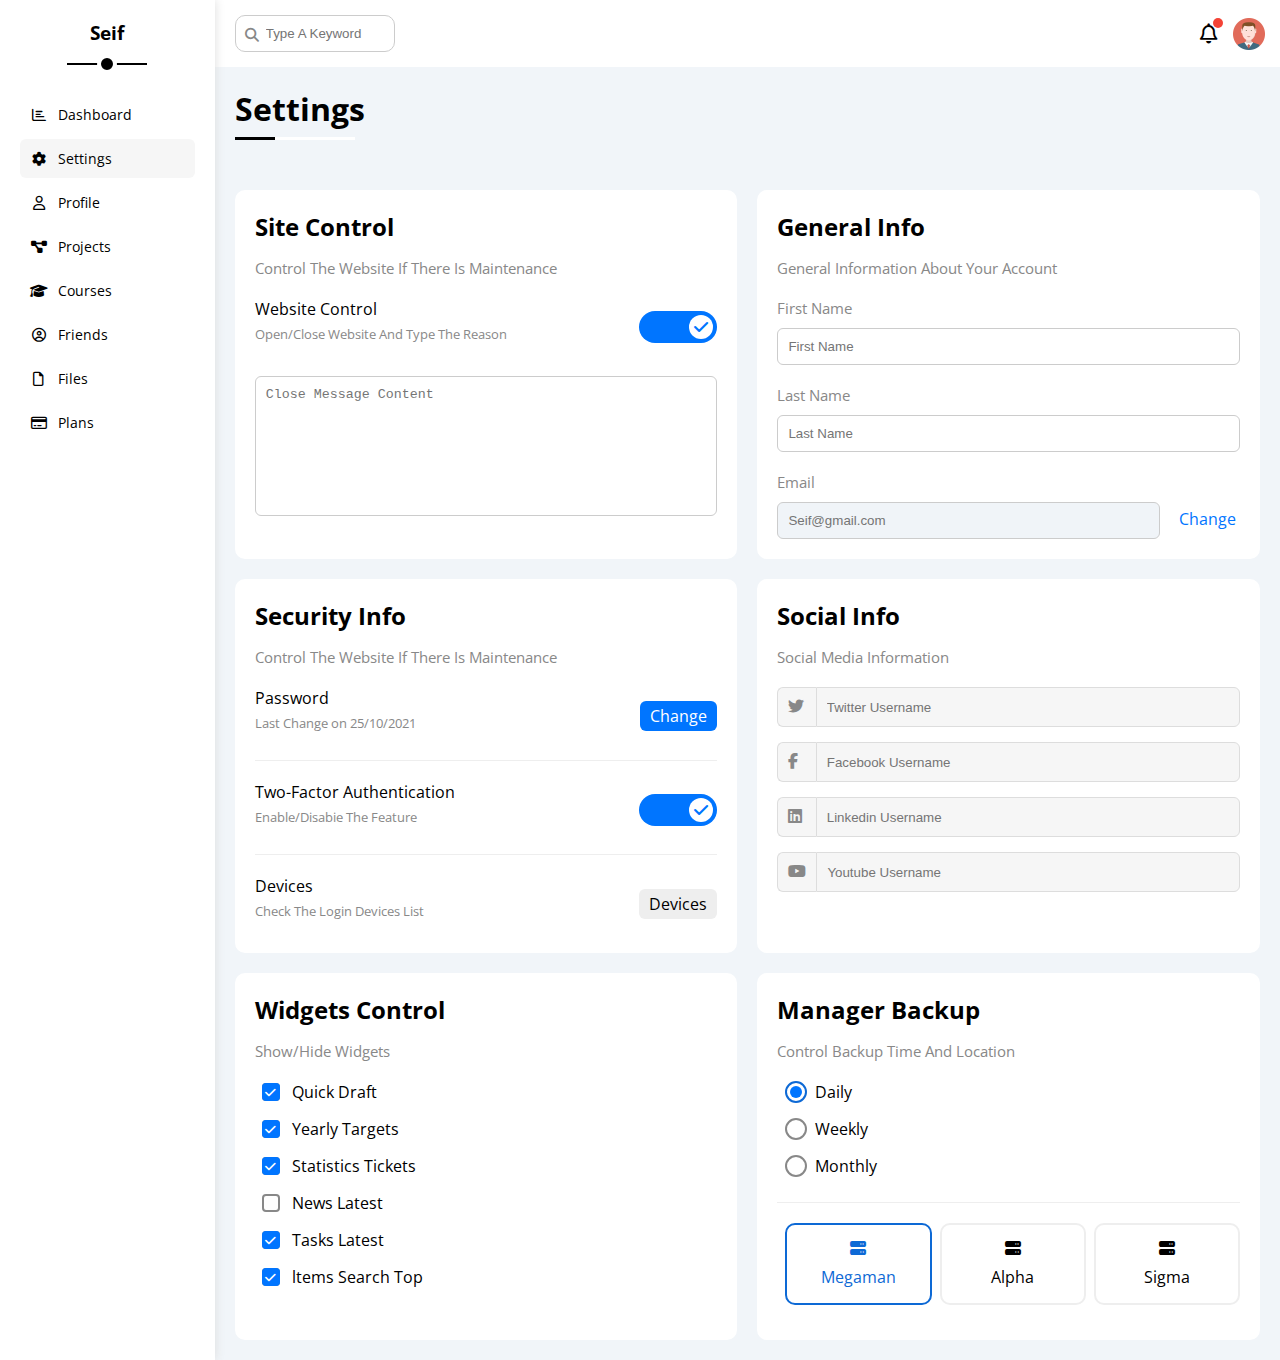
<file: settings.html>
<!DOCTYPE html>
<html lang="en">
  <head>
    <meta charset="UTF-8" />
    <meta name="viewport" content="width=device-width, initial-scale=1.0" />
    <title>Settings</title>
    <link rel="stylesheet" href="all.min.css" />
    <link rel="stylesheet" href="framework.css" />
    <link rel="stylesheet" href="master.css" />
    <link rel="preconnect" href="https://fonts.googleapis.com" />
    <link rel="preconnect" href="https://fonts.gstatic.com" crossorigin />
    <link
      href="https://fonts.googleapis.com/css2?family=Open+Sans:ital,wght@0,300..800;1,300..800&display=swap"
      rel="stylesheet"
    />
  </head>
  <body>
    <div class="page d-flex">
      <div class="sidebar bg-white p-20 p-relative">
        <h3 class="p-relative txt-c mt-0">Seif</h3>
        <ul>
          <li>
            <a
              class="d-flex align-center fs-14 c-black rad-6 p-10"
              href="index.html"
            >
              <i class="fa-regular fa-chart-bar fa-fw"></i
              ><span>Dashboard</span></a
            >
          </li>
          <li>
            <a
              class="active d-flex align-center fs-14 c-black rad-6 p-10"
              href="settings.html"
            >
              <i class="fa-solid fa-gear fa-fw"></i><span>Settings</span></a
            >
          </li>
          <li>
            <a
              class="d-flex align-center fs-14 c-black rad-6 p-10"
              href="profile.html"
            >
              <i class="fa-regular fa-user fa-fw"></i><span>Profile</span></a
            >
          </li>
          <li>
            <a
              class="d-flex align-center fs-14 c-black rad-6 p-10"
              href="projects.html"
            >
              <i class="fa-solid fa-diagram-project fa-fw"></i
              ><span>Projects</span></a
            >
          </li>
          <li>
            <a
              class="d-flex align-center fs-14 c-black rad-6 p-10"
              href="courses.html"
            >
              <i class="fa-solid fa-graduation-cap fa-fw"></i
              ><span>Courses</span></a
            >
          </li>
          <li>
            <a
              class="d-flex align-center fs-14 c-black rad-6 p-10"
              href="friends.html"
            >
              <i class="fa-regular fa-circle-user fa-fw"></i>
              <span>Friends</span>
            </a>
          </li>
          <li>
            <a
              class="d-flex align-center fs-14 c-black rad-6 p-10"
              href="files.html"
            >
              <i class="fa-regular fa-file fa-fw"></i>
              <span>Files</span>
            </a>
          </li>
          <li>
            <a
              class="d-flex align-center fs-14 c-black rad-6 p-10"
              href="plans.html"
            >
              <i class="fa-regular fa-credit-card fa-fw"></i>
              <span>Plans</span>
            </a>
          </li>
        </ul>
      </div>
      <div class="content w-full overflow-h">
        <!-- Head -->
        <div class="head bg-white p-15 between-flex">
          <div class="search p-relative">
            <input class="p-10" type="search" placeholder="Type A Keyword" />
          </div>
          <div class="icons d-flex align-center">
            <span class="p-relative notification"
              ><i class="fa-regular fa-bell fa-lg"></i
            ></span>
            <img src="imgs/avatar.png" alt="" />
          </div>
        </div>
        <h1 class="p-relative">Settings</h1>

        <div class="settings-page d-grid gap-20 p-20">
          <!-- Start Settings Box 1-->
          <div class="widget">
            <h2 class="mt-0 mb-10">Site Control</h2>
            <p class="fs-15 c-grey mb-20">
              Control The Website If There Is Maintenance
            </p>
            <div class="between-flex mb-20">
              <div>
                <span>Website Control</span>
                <p class="mt-5 c-grey fs-13">
                  Open/Close Website And Type The Reason
                </p>
              </div>
                <label>
                  <input class="toggle-checkbox" type="checkbox" checked />
                  <div class="toggle-switch"></div>
                </label>
            </div>
            <textarea
              class="rad-6 w-full p-10 border-ccc close-message"
              placeholder="Close Message Content"
            ></textarea>
          </div>
          <!-- End Settings Box 1-->
          <!-- Start Settings Box 2-->
          <div class="widget">
            <h2 class="mt-0 mb-10">General Info</h2>
            <p class="fs-15 c-grey mb-20">
              General Information About Your Account
            </p>
            <div class="mb-20">
              <label class="c-grey fs-15 d-block mb-10" for="first"
                >First Name</label
              >
              <input
                class="d-block w-full p-10 rad-6 border-none border-ccc"
                type="text"
                placeholder="First Name"
                id="first"
              />
            </div>
            <div class="mb-20">
              <label class="c-grey fs-15 d-block mb-10" for="last"
                >Last Name</label
              >
              <input
                class="d-block w-full p-10 rad-6 border-none border-ccc"
                type="text"
                placeholder="Last Name"
                id="last"
              />
            </div>
            <div>
              <label class="c-grey fs-15 d-block mb-10" for="email"
                >Email</label
              >
              <input
                class="d-block w-full mr-15 p-10 rad-6 border-none border-ccc email"
                type="text"
                placeholder="Seif@gmail.com"
                id="email"
                disabled
              />
              <a class="c-blue" href="#">Change</a>
            </div>
          </div>
          <!-- End Settings Box 2 -->
          <!-- Start Settings Box 3 -->
          <div class="widget">
            <h2 class="mt-0 mb-10">Security Info</h2>
            <p class="fs-15 c-grey mb-20">
              Control The Website If There Is Maintenance
            </p>
            <div class="mb-20 pb-15 between-flex sec-box">
              <div>
                <span class="fs-20">Password</span>
                <p class="mt-5 c-grey fs-13">Last Change on 25/10/2021</p>
              </div>
              <div class="btn-shape bg-blue c-white button">Change</div>
            </div>
            <div class="mb-20 pb-15 between-flex sec-box">
              <div>
                <span class="fs-20">Two-Factor Authentication</span>
                <p class="mt-5 c-grey fs-13">Enable/Disabie The Feature</p>
              </div>
              <label>
                <input class="toggle-checkbox" type="checkbox" checked />
                <div class="toggle-switch"></div>
              </label>
            </div>
            <div class="between-flex">
              <div>
                <span class="fs-20">Devices</span>
                <p class="mt-5 c-grey fs-13">Check The Login Devices List</p>
              </div>
              <div class="btn-shape bg-eee">Devices</div>
            </div>
          </div>
          <!-- End Settings Box 3-->
          <!-- Start Settings Box  4-->
          <div class="widget social-media">
            <h2 class="mt-0 mb-10">Social Info</h2>
            <p class="fs-15 c-grey mb-20">Social Media Information</p>
            <div class="d-flex mb-15 align-center">
              <i class="fa-brands fa-twitter p-10 c-grey"></i>
              <input
                class="w-full"
                type="text"
                placeholder="Twitter Username"
              />
            </div>
            <div class="d-flex mb-15 align-center">
              <i class="fa-brands fa-facebook-f p-10 c-grey"></i>
              <input
                class="w-full"
                type="text"
                placeholder="Facebook Username"
              />
            </div>
            <div class="d-flex mb-15 align-center">
              <i class="fa-brands fa-linkedin p-10 c-grey"></i>
              <input
                class="w-full"
                type="text"
                placeholder="Linkedin Username"
              />
            </div>
            <div class="d-flex align-center">
              <i class="fa-brands fa-youtube p-10 c-grey"></i>
              <input
                class="w-full"
                type="text"
                placeholder="Youtube Username"
              />
            </div>
          </div>
          <!-- End Settings Box 4-->
          <!-- Start Settings Box  5-->
          <div class="widget widget-control">
            <h2 class="mt-0 mb-10">Widgets Control</h2>
            <p class="fs-15 c-grey mb-20">Show/Hide Widgets</p>
            <div class="d-flex mb-15 align-center control">
              <input type="checkbox" id="one" checked />
              <label for="one">Quick Draft</label>
            </div>
            <div class="d-flex mb-15 align-center control">
              <input type="checkbox" id="two" checked />
              <label for="two">Yearly Targets</label>
            </div>
            <div class="d-flex mb-15 align-center control">
              <input type="checkbox" id="three" checked />
              <label for="three">Statistics Tickets</label>
            </div>
            <div class="d-flex mb-15 align-center control">
              <input type="checkbox" id="four" />
              <label for="four">News Latest</label>
            </div>
            <div class="d-flex mb-15 align-center control">
              <input type="checkbox" id="five" checked />
              <label for="five">Tasks Latest</label>
            </div>
            <div class="d-flex mb-15 align-center control">
              <input type="checkbox" id="six" checked />
              <label for="six">ltems Search Top</label>
            </div>
          </div>
          <!-- End Settings Box 5-->
          <!-- Start Settings Box  6-->
          <div class="widget backup">
            <h2 class="mt-0 mb-10">Manager Backup</h2>
            <p class="fs-15 c-grey mb-20">Control Backup Time And Location</p>
            <div class="d-flex mb-15 align-center control date">
              <input type="radio" name="time" id="daily" checked />
              <label for="daily">Daily</label>
            </div>
            <div class="d-flex mb-15 align-center control date">
              <input type="radio" name="time" id="weekly" />
              <label for="weekly">Weekly</label>
            </div>
            <div class="d-flex mb-25 align-center control date">
              <input type="radio" name="time" id="monthly" />
              <label for="monthly">Monthly</label>
            </div>
            <div class="servers d-flex align-center txt-c">
              <input type="radio" name="servers" id="server-one" checked/>
              <div class="server mb-15 rad-10 w-full">
                <label class="m-15 d-block" for="server-one">
                  <i class="fa-solid fa-server d-block mb-10"></i>
                  Megaman
                </label>
              </div>
              <input type="radio" name="servers" id="server-two" />
              <div class="server mb-15 rad-10 w-full">
                <label class="m-15 d-block" for="server-two">
                  <i class="fa-solid fa-server d-block mb-10"></i>
                  Alpha
                </label>
              </div>
              <input type="radio" name="servers" id="server-three" />
              <div class="server mb-15 rad-10 w-full">
                <label class="m-15 d-block" for="server-three">
                  <i class="fa-solid fa-server d-block mb-10"></i>
                  Sigma
                </label>
              </div>
            </div>
          </div>
          <!-- End Settings Box 6-->
        </div>
      </div>
    </div>
  </body>
</html>
</file>
<file: framework.css>
/* Vars */
:root{
    --blue-color:#0075ff;
    --blue-alt-color:#0d69d5;
    --orange-color:#f59e0b;
    --green-color:#22c55e;
    --red-color:#f44336;
    --grey-color:#888;
}
/* Box */
.d-block{
    display: block;
}
.d-flex{
    display: flex;
}
.f-wrap{
    flex-wrap: wrap;
}
.f-grow{
    flex-grow: 1;
}
.space-between{
    justify-content: space-between;
}
.space-evenly{
    justify-content: space-evenly;
}
.d-grid{
    display: grid;
}
.gap-20{
    gap: 20px;
}
.align-center{
    align-items: center;
}
.overflow-h{
    overflow: hidden;
}
@media (max-width:767px) {
    .block-mob{
        display: block;
    }
    .hide-mob{
        display: none;
    }
}

/* Margin + Padding */
.p-10{
    padding: 10px;
}
.p-15{
    padding: 15px;
}
.pt-10{
    padding-top: 10px;
}
.pt-15{
    padding-top: 15px;
}
.pb-10{
    padding-bottom: 10px;
}
.pb-15{
    padding-bottom: 15px;
}
.pl-15{
    padding-left: 15px;
}
.p-20{
    padding: 20px;
}
.pt-20{
    padding-top: 20px;
}
.pb-20{
    padding-bottom: 20px;
}
.m-0{
    margin: 0;
}
.m-15{
    margin: 15px;
}
.mt-0{
    margin-top: 0;
}
.mb-0{
    margin-bottom: 0;
}
.mb-5{
    margin-bottom: 5px;
}
.mr-5{
    margin-right: 5px;
}
.mr-10{
    margin-right: 10px;
}
.mr-15{
    margin-right: 15px;
}
.mb-10{
    margin-bottom: 10px;
}
.mt-5{
    margin-top: 5px;
}
.mt-10{
    margin-top: 10px;
}
.mt-15{
    margin-top: 15px;
}
.m-20{
    margin: 20px;
}
.mt-20{
    margin-top: 20px;
}
.mb-15{
    margin-bottom: 15px;
}
.mb-20{
    margin-bottom: 20px;
}
.mt-25{
    margin-top: 25px;
}
.mb-25{
    margin-bottom: 25px;
}

/* Colors */
.bg-white{
    background-color: white;
}
.bg-eee{
    background-color: #eee;
}
.bg-blue{
    background-color: var(--blue-color);
}
.bg-orange{
    background-color: var(--orange-color);
}
.bg-green{
    background-color: var(--green-color);
}
.bg-red{
    background-color: var(--red-color);
}
.bg-grey{
    background-color: var(--grey-color);
}
.c-black{
    color: black;
}
.c-grey{
    color: var(--grey-color);
}
.c-red{
    color: var(--red-color);
}
.c-orange{
    color: var(--orange-color);
}
.c-green{
    color: var(--green-color);
}
.c-white{
    color: white;
}
.c-blue{
    color: var(--blue-color);
}
/* Positions */
.p-relative{
    position: relative;
}
.p-absolute{
    position: absolute;
}
.w-full{
    width: 100%;
}
.w-100{
    width: 100px;
}
.w-fit{
    width: fit-content;
}
.h-full{
    height: 100%;
}
.h-100{
    height: 100px;
}
/* Fonts */
.txt-c{
    text-align: center;
}
.fw-bold{
    font-weight: bold;
}
.fs-13{
    font-size: 13px;
}
.fs-14{
    font-size: 14px;
}
.fs-15{
    font-size: 15px;
}
.fs-25{
    font-size: 25px;
}
@media (max-width: 767px) {
    .txt-c-mob{
        text-align: center;
    }
}

/* Border */
.rad-6{
    border-radius: 6px;
}
.rad-10{
    border-radius: 10px;
}
.rad-50{
    border-radius: 50%;
}
.border-none{
    border: none;
}
.border-ccc{
    border: 1px solid #ccc;
}
.border-eee{
    border: 1px solid #eee;
}
/* Components */
.between-flex{
    display: flex;
    align-items: center;
    justify-content: space-between;
}
.center-flex{
    display: flex;
    align-items: center;
    justify-content: center;
}
.btn-shape{
    padding: 4px 10px;
    border-radius: 6px;
}
.widget{
    border-radius: 10px;
    background-color: white;
    padding: 20px;
}
</file>
<file: master.css>
/* Vars */
:root{
    --blue-color:#0075ff;
    --blue-alt-color:#0d69d5;
    --orange-color:#f59e0b;
    --green-color:#22c55e;
    --red-color:#f44336;
    --grey-color:#888;
}
*{
    box-sizing: border-box;
}
body {
    margin: 0;
    font-family: "Open Sans", sans-serif;
}
*:focus{
    outline: none;
}
a{
    text-decoration: none;
}
.page{
    background-color: #f1f5f9;
    min-height: 100vh;
}
ul{
    list-style: none;
    padding: 0;
}
::-webkit-scrollbar{
    width: 15px;
}
::-webkit-scrollbar-track{
    background-color: white;
}
::-webkit-scrollbar-thumb{
    background-color: var(--blue-color);
}
::-webkit-scrollbar-thumb:hover{
    background-color: var(--blue-alt-color);
}
/* Sidebar */
.sidebar{
    width: 250px;
    box-shadow: 0 0 10px #ddd;
}
.sidebar > h3{
    margin-bottom: 50px;
    &::before,
    &::after{
        content: "";
        position: absolute;
        background-color: black;
        left: 50%;
        transform: translateX(-50%);
    }
    &::before{
        width: 80px;
        height: 2px;
        bottom: -20px;
    }
    &::after{
        bottom: -29px;
        width: 12px;
        height: 12px;
        border-radius: 50%;
        border: 4px solid white;
    }
}
.sidebar ul li{
        a{
            &.active,
            &:hover{
                background-color: #f6f6f6;
            }
            margin-bottom: 5px;
            transition: 0.3s;
            span{
                margin-left: 10px;
            }
        }
}
@media (max-width:767px) {
    .sidebar{
        width: 58px;
        padding: 10px;
        ul li a span{
            display: none;
        }
        &>h3{
            font-size: 13px;
            margin-bottom: 15px;
            &::before,
            &::after{
                display: none;
            }
        }
    }
}

/* Head */

.head{
    .search::before{
        font-family: var(--fa-style-family-classic);
        content: "\f002";
        font-weight: 900;
        position: absolute;
        left: 15px;
        top: 50%;
        transform: translateY(-50%);
        font-size: 14px;
        color: var(--grey-color);
    }
    input{
        border: 1px solid #ccc;
        border-radius: 10px;
        padding-left: 30px;
        margin-left: 5px;
        width: 160px;
        transition:0.3s;
        &:focus{
            width: 200px;
            &::placeholder{
                transition:0.3s;
                color: transparent;
            }
        }
    }
    .icons{
        .notification::before{
            content: "";
            width: 10px;
            height: 10px;
            position: absolute;
            background-color: var(--red-color);
            border-radius: 50%;
            right: -5px;
            top: -5px;
        }
        img{
            width: 32px;
            height: 32px;
            margin-left: 15px;
        }
    }
}

.page h1{
    margin: 20px 20px 40px;
}
.page h1::before,
.page h1::after{
    content: "";
    position: absolute;
    height: 3px;
    bottom: -10px;
    left: 0;
}
.page h1::before{
    background-color: white;
    width: 120px;
}
.page h1::after{
    background-color: black;
    width: 40px;
}

.wrapper{
    grid-template-columns: repeat(auto-fill,minmax(450px,1fr));
    margin-left: 20px;
    margin-right: 20px;
}
/* Welcome */
.welcome{
    overflow: hidden;
    .intro img{
        width: 200px;
        margin-bottom: -15px;
    }
    .avatar{
        width: 64px;
        height: 64px;
        border-radius: 50%;
        border: 2px solid white;
        padding: 2px;
        box-shadow: 0 0 5px #ddd;
        margin-left: 20px;
        margin-top: -32px;

    }
    .body{
        border-top: 1px solid #eee;
        border-bottom: 1px solid #eee;
        &>div{
            flex: 1;
        }
    }
    .visit{
        margin: 0 15px 15px auto;
        transition: 0.3s;
        &:hover{
            background-color: var(--blue-alt-color);
        }
    }
}
/* Quick Draft */
.quick-draft{
    textarea{
        resize: none;
        min-height: 180px;
    }
    .save{
        margin-left: auto;
        transition: 0.3s;
        cursor: pointer;
        &:hover{
            background-color: var(--blue-alt-color);
        }
    }
}
/* Targets */
.target-row{
    &.blue .icon,
    &.blue .progress{
        background-color: rgb(0 117 255 / 20%);
    }
    &.orange .icon,
    &.orange .progress{
        background-color: rgb(245 458 11 / 20%);
    }
    &.green .icon,
    &.green .progress{
        background-color: rgb(34 197 94 / 20%);
    }
    .icon{
        width: 80px;
        height: 80px;
        margin-right: 15px;
    }

    .details{
        flex: 1;
    }
    .progress{
        height: 4px;
        &> .blue{
            span{
                &::before{
                    border-top-color: var(--blue-color);
                }
            }
        }
        &> .green{
            span{
                &::before{
                    border-top-color: var(--green-color);
                }
            }
        }
        &> .orange{
            span{
                &::before{
                    border-top-color: var(--orange-color);
                }
            }
        }
        &> span{
            height: 100%;
            position: absolute;
            left: 0;
            top: 0;
            span{
                position: absolute;
                bottom: 16px;
                right: -16px;
                border-radius: 6px;
                padding: 2px 5px;
                &::before{
                    content: "";
                    border-color: transparent;
                    border-width: 5px;
                    position: absolute;
                    bottom: -10px;
                    left: 50%;
                    transform: translateX(-50%);
                    border-style: solid;
                }
            }
        }
    }
}
/* Tickets */
.tickets{
    .box{
        border: 1px solid #ccc;
        width: calc(50% - 10px);
    }
}
/* Latest News */
.latest-news{
    .news-row{
        img{
            margin-right: 15px;
        }
    }
    & .news-row:not(:last-of-type){
        margin-bottom: 20px;
        padding-bottom: 20px;
        border-bottom: 1px solid #eee;
    }
}

/* Tasks */
.tasks{
    .done{
        opacity: 0.4;
        & h3,
        & p{
            text-decoration: line-through;
        }
    }
    .info{
        flex-grow: 1;
    }
    .task-row:not(:last-child){
        margin-bottom: 15px;
        padding-bottom: 15px;
        border-bottom: 1px solid #eee;
    }
    .delete{
        cursor: pointer;
        transition: 0.3s;
        &:hover{
            color: var(--red-color);
        }
    }
}
/* Uploads */
.latest-uploads ul li:not(:last-child){
    border-bottom: 1px solid #eee;
}
.latest-uploads ul li img{
    height: 40px;
    width: 40px;
}
/* Last Project */
.last-project ul::before{
    content: "";
    position: absolute;
    height: 100%;
    width: 2px;
    background-color: var(--blue-color);
    left: 11px;
}
.last-project ul li::before{
    content: "";
    border: 2px solid white;
    border-radius: 50%;
    width: 20px;
    height: 20px;
    background-color: white;
    margin-right: 15px;
    display: block;
    outline: 2px solid var(--blue-color);
    z-index: 1;
}
.last-project ul li.done::before{
    background-color: var(--blue-color);
}
.last-project ul li.current::before{
    animation: change-color 0.8s infinite alternate;
}
.last-project .launch{
    width: 160px;
    position: absolute;
    right: 0;
    bottom: 0;
    opacity: 0.4;
}
/* Reminders */
.reminders li{
    & > .blue{
        border-left: 2px solid var(--blue-color);
    }
    & > .green{
        border-left: 2px solid var(--green-color);
    }
    & > .orange{
        border-left: 2px solid var(--orange-color);
    }
    & > .red{
        border-left: 2px solid var(--red-color);
    }
    .key{
        width: 15px;
        height: 15px;
    
    }
} 
/* Latest Post */
.latest-post{
    .top{
        img{
            height: 50px;
        }
        
    }
    .content{
        border-top: 1px solid #eee;
        border-bottom: 1px solid #eee;
        line-height: 2;
        min-height: 140px;
    }
}
/* Social */
.social{
    .box{
        padding-left: 70px;
        i{
            position: absolute;
            left: 0;
            top: 0;
            width: 50px;
            transition: 0.3s;
            
            &:hover{
                transform: rotate(5deg);
            }
        }
        &.twitter{
            background-color: rgb(29 161 242 / 20%);
            color: #1da1f2;
            & a,& i{
                background-color: #1da1f2;
            }
        }
        &.facebook{
            background-color: rgb(24 119 242 / 20%);
            color: #1877f2;
            & a,& i{
                background-color: #1877f2;
            }
        }
        &.youtube{
            background-color: rgb(255 0 0 / 20%);
            color: #ff0000;
            & a,& i{
                background-color: #ff0000;
            }
        }
        &.linkedin{
            background-color: rgb(10 102 194 / 20%);
            color: #0a66c2;
            & a,& i{
                background-color: #0a66c2;
            }
        }
        a{
            min-width: 100px;
            text-align: center;
        }
    }
}
/* Table */
.projects .responsive-table{
    overflow-x: auto;
    thead{
        td{
            background-color: #eee;
            font-weight: bold;
        }
    }
    td{
        padding: 15px;
    }
    tbody td{
        border-bottom: 1px solid #eee;
        border-left: 1px solid #eee;
    }
    img{
        width: 32px;
        height: 32px;
        padding: 2px;
        &:not(:first-child){
            margin-left: -15px;
        }
    }
    tbody tr td:last-child{
        border-right: 1px solid #eee;
    }
    tbody tr{
        transition: 0.2s;
        &:hover{
            background-color: #faf7f7;
        }
    }
    table{
        border-spacing: 0;
        min-width: 1000px;
    }
}
/* Settings */
.toggle-checkbox{
    appearance: none;
    display: none;
}
.toggle-switch{
    width: 78px;
    height: 32px;
    background-color: #ccc;
    border-radius: 16px;
    position: relative;
    cursor: pointer;
    transition: 0.3s;
}
.toggle-switch::before{
    content: "\f00d";
    font-family: 'Font Awesome\ 5 Free';
    font-weight: 900;
    background-color: white;
    width: 24px;
    height: 24px;
    border-radius: 50%;
    top: 4px;
    left: 4px;
    position: absolute;
    color: #aaa;
    display: flex;
    justify-content: center;
    align-items: center;
    transition: 0.3s;
}
.toggle-checkbox:checked + .toggle-switch{
    background-color: var(--blue-color);
}
.toggle-checkbox:checked + .toggle-switch::before{
    content: "\f00c";
    font-family: 'Font Awesome\ 5 Free';
    font-weight: 900;
    background-color: white;
    border-radius: 50%;
    top: 4px;
    left: 50px;
    color: #aaa;
    color: var(--blue-color);
}
/* Settings Box*/
.settings-page {
    grid-template-columns: repeat(auto-fill, minmax(500px, 1fr));
    .close-message{
        resize: none;
        min-height: 140px;
    }
    & :disabled{
        cursor: no-drop;
        background-color: #f0f4f8;
        color: #bbb;
    }
    .email{
        display: inline-flex;
        width: calc(100% - 80px);
    }
    .sec-box{
        border-bottom: 1px solid #eee;
        .button{
            cursor: pointer;
            transition: 0.3s;
            &:hover{
                background-color: var(--blue-alt-color);
            }
        }
    }
    .social-media i{
        width: 40px;
        height: 40px;
        border: 1px solid #ddd;
        background-color: #f6f6f6;
        border-right: none;
        border-radius: 6px 0 0 6px;
        transition: 0.3s;
    }
    .social-media input{
        height: 40px;
        border: 1px solid #ddd;
        border-radius: 0 6px 6px 0;
        background-color: #f6f6f6;
        padding-left: 10px;
    }
    .social-media > div:focus-within i{
        color: black;
    }
    .widget-control .control label{
        cursor: pointer;
        padding-left: 30px;
        position: relative;
    }
    .widget-control .control label:hover:before{
        border-color: var(--blue-alt-color);
    }
    .widget-control .control label::before,
    .widget-control .control label::after{
        position: absolute;
        border-radius: 4px;
        left: 0;
        top: 50%;
        margin-top: -9px;
    }
    .widget-control .control label::before{
        content: "";
        width: 14px;
        height: 14px;
        border: 2px solid var(--grey-color);
    }
    .widget-control .control label::after{
        content: '\f00c';
        font-family: 'Font Awesome\ 5 Free';
        font-weight: 900;
        background-color: var(--blue-color);
        color: white;
        font-size: 12px;
        width: 18px;
        height: 18px;
        display: flex;
        justify-content: center;
        align-items: center;
        transform: scale(0) rotate(360deg);
        transition: 0.3s;
    }
    .widget-control .control input[type="checkbox"]{
        appearance: none;
    }
    .widget-control .control input[type="checkbox"]:checked + label::after{
        transform: scale(1);

    }
    .backup  input[type="radio"]{
        appearance: none;
    }
    .backup .date label{
        cursor: pointer;
        padding-left: 30px;
        position: relative;
    }
    .backup .date label::before,
    .backup .date label::after{
        content: "";
        position: absolute;
        border-radius: 50%;
    }
    .backup .date label::before{
        width: 18px;
        height: 18px;
        top: 50%;
        margin-top: -11px;
        border: 2px solid var(--grey-color);
        left: 0;

    }
    .backup .date label::after{
        width: 12px;
        height: 12px;
        background-color: var(--blue-color);
        left: 5px;
        top: 5px;
        transition: 0.3s;
        transform: scale(0);
    }
    .backup .date input[type="radio"]:checked + label::after{
        transform: scale(1);
    }
    .backup .date input[type="radio"]:checked + label::before{
        border-color: var(--blue-alt-color);    
    }
    .backup .servers{
        border-top: 1px solid #eee;
        padding-top: 20px;
        .server{
            border: 2px solid #eee;
            label{
                cursor: pointer;
            }
        }
        input[type="radio"]:checked + .server{
            border-color: var(--blue-alt-color);
            color: var(--blue-alt-color);
        }
    }
}

.profile-page{
    .avatar-box {
        width: 300px;
        &> img{
            width: 120px;
        }
        .progress{
            height: 6px;
            overflow: hidden;
            margin: auto;
            width: 70%;
            span{
                position: absolute;
                height: 100%;
                background-color: var(--blue-color);
                border-radius: 6px;
                top: 0;
                left: 0;
            }
        }
    }
    .info-box .box{
        border-bottom: 1px solid #eee;
        transition: 0.3s;
        flex-wrap: wrap;
        &:hover{
            background-color: #F9f9f9;
        }
        &>div {
            min-width: 250px;
            padding: 10px 0 0;
        }
        h4{
            font-weight: normal;
        }
        label .toggle-switch{
        height: 20px;
        }
        label .toggle-switch::before{
        height: 12px;
        width: 12px;
        font-size: 8px;
        }
        label .toggle-checkbox:checked + .toggle-switch::before{
            left: 62px;
        }
    }
    .skills-card{
        flex: 1;
        li{
            padding: 15px 0;
            &:not(:last-child){
                border-bottom: 1px solid #eee;
            };
            span{
                display: inline-flex;
                &:not(:last-child){
                    margin-right: 10px;
                }
            }
        }
    }
    .activities{
        flex: 2;
        .activity{
        &:not(:last-of-type){
            border-bottom: 1px solid #eee;
            padding-bottom: 20px;
            margin-bottom: 20px;
            }
            img{
                width: 64px;
                height: 64px;
            }
        }
    }
}
.projects-page{
    grid-template-columns: repeat(auto-fill, minmax(500px,1fr));
    .project {
        .date{
            position: absolute;
            top: 10px;
            right: 10px;
        }
        h4{
            font-weight: normal;
        }
        .team{
            position: relative;
            min-height: 80px;
        }
        img{
            width: 40px;
            height: 40px;
            border-radius: 50%;
            border: 2px  solid white;
            position: absolute;
            left: 0;
            bottom: 0;
            &:nth-child(2){
                left: 25px;
            }
            &:nth-child(3){
                left: 50px;
            }
            &:nth-child(4){
                left: 75px;
            }
            &:nth-child(5){
                left: 100px;
            }
            &:hover{
                z-index: 1;
            }
        }
        .techs{
            justify-content: flex-end;
            border-top: 1px solid #eee;
            border-bottom: 1px solid #eee;
            padding-bottom: 15px;
            margin-bottom: 15px;
            padding-top: 15px;
            margin-top: 15px;
            span{
                margin-left: 8px;
                width: fit-content;
            }
        }
        .prog{
            height: 8px;
            width: 260px;
            border-radius: 6px;
            span{
                position: absolute;
                left: 0;
                top: 0;
                height: 100%;
                border-radius: 6px;
            }
        }
    }
}
.courses-page{
    grid-template-columns: repeat(auto-fill,minmax(300px,1fr));
    .course{
        overflow: hidden;
        .cover{
            max-width: 100%;
        }
        .inst{
            position: absolute;
            height: 64px;
            width: 64px;
            top: 20px;
            left: 20px;
            border-radius: 50%;
            border: 2px solid white;
        }
        .info{
            font-size: 13px;
            border-top: 1px solid #eee;
        }
        .title{
            position: absolute;
            top: -13px;
            left: 50%;
            transform: translateX(-50%);
        }
        p{
            line-height: 1.6;
        }
    }
}
.friends-page{
    grid-template-columns: repeat(auto-fill,minmax(300px,1fr));
    .contact{
        position: absolute;
        left: 10px;
        top: 10px;
        i{
            background-color: #eee;
            padding: 10px;
            border-radius: 50%;
            color: #666;
            transition: 0.3s;
            cursor: pointer;
            font-size: 13px;
            &:hover{
                background-color: var(--blue-color);
                color: white;
            }
        }
    }
    .icons{
        border-top: 1px solid #eee;
        border-bottom: 1px solid #eee;
        margin: 15px 0;
        padding: 15px 0;
        .vip{
            position: absolute;
            right: 0;
            top: 50%;
            transform: translateY(-50%);
            font-size: 50px;
            opacity: 0.3;
        }
    }
}
.files-page{
    flex-direction: row-reverse;
    align-items: flex-start;
    .files-stats{
        min-width: 260px;
        .icon{
            width: 40px;
            height: 40px;
            margin-right: 10px;
        }
        .size{
            margin-left: auto;
        }
        .blue{
            background-color: rgb(0 117 255 / 20%);
        }
        .green{
            background-color: rgb(34 197 94 / 20%);

        }
        .red{
            background-color: rgb(244 67 54 / 20%);

        }
        .orange{
            background-color: rgb(245 158 11 / 20%);

        }
        .upload{
            margin: 15px auto 0;
            padding: 10px 15px;
            transition: 0.3s;
            &:hover{
                background-color: var(--blue-alt-color);
                & i{
                    animation: go-up 0.8s infinite;
                }
            }
        }
    }
    .files-content{
        flex: 1;
        grid-template-columns: repeat(auto-fill,minmax(200px,1fr));
        img{
            width: 64px;
            height: 64px;
            transition: 0.3s;
        }
        .file:hover img{
            transform: rotate(5deg);
        }
        .info{
            border-top: 1px solid #eee;
        }
    }
}
.plans-page{
    grid-template-columns: repeat(auto-fill, minmax(400px,1fr));
    .plan .top{
        border: 3px solid white;
        outline: 3px solid transparent;
        .price{
            width: fit-content;
            margin: auto;
            font-size: 45px;
            position: relative;
            span{
                font-size: 25px;
                position: absolute;
                left: -20px;
            }
        }
    }
    .plan.green .top{
        outline-color: var(--green-color);

    }
    .plan.blue .top{
        outline-color: var(--blue-color);
    }
    .plan.orange .top{
        outline-color: var(--orange-color);
    }
    .plan ul li{
        padding: 15px 0;
        font-size: 15px;
        display: flex;
        align-items: center;
        border-bottom: 1px solid #eee;
        i.yes{
            color: var(--green-color);
        }
        i:not(.yes,.help ){
            color: var(--red-color);
        }
        i.help{
            color: var(--grey-color);
            margin-left: auto;
            cursor: pointer;
        }
        i:first-child{
            font-size: 18px;
            margin-right: 5px;
        }
    }
}
@media (max-width:767px) {
    .plans-page{
        grid-template-columns: minmax(250px,1fr);
        margin: 0 10px;
        gap: 10px;
    }
}
@media (max-width:767px) {
    .files-page{
        flex-direction: column;
        align-items: normal;
    }
}
@media (max-width:767px) {
    .friends-page{
        grid-template-columns: minmax(200px,1fr);
        margin: 0 10px;
        gap: 10px;
    }
}

@media (max-width:767px) {
    .courses-page{
        grid-template-columns: minmax(200px,1fr);
        margin: 0 10px;
        gap: 10px;
    }
}
@media (max-width:767px) {
    .projects-page{
        grid-template-columns: minmax(200px,1fr);
        margin: 0 10px;
        gap: 10px;
        .techs{
            flex-direction: column;
            align-items: center;
            span:not(:last-child){
                margin-bottom: 10px;
            }
        }
        .info{
            flex-direction: column;
            .prog{
                margin-bottom: 15px;
            }
        }
    }
}

@media (max-width:767px) {
    .wrapper{
        grid-template-columns: minmax(200px,1fr);
        margin: 0 10px;
        gap: 10px;
    }
}

@media (max-width: 767px) {
    .welcome .intro{
        padding-bottom: 30px;
    }
    .welcome .avatar{
        margin-left: 0;
    }
    .welcome .body > div:not(:last-child){
        margin-bottom: 25px;
    }
}

@media (max-width: 767px) {
    .tickets .box{
        width: 100%;
    }
}
@media (max-width: 767px) {
    .news-row .label{
        margin: 10px auto;
        width: fit-content;
    }
}

@media (max-width:767px) {
    .settings-page{
        grid-template-columns:  minmax(100px, 1fr);
        margin: 0 10px;
        gap: 10px;
    }
}
@media (max-width:767px) {
    .backup .servers{
        flex-wrap: wrap;
    }
}
@media (min-width:768px) {
    .profile-page .avatar-box{
        border-right: 1px solid #eee;
    }
}
@media (max-width:767px) {
    .profile-page .overview{
        flex-direction: column;
    }
    .profile-page .info-box .toggle-switch{
        margin: auto;
    }
}
@media (max-width:767px) {
    .other-data{
        flex-direction: column;
    }
}
@media (min-width:768px) {
    .profile-page .activity .date{
        margin-left: auto;
        text-align: right;
    }
}
@media (max-width:767px) {
    .profile-page .activity {
        flex-direction: column;
        img{
        margin-bottom: 10px;
        }
        .date{
            margin-top: 15px;
        }
    }

}
@media (min-width:768px) {
    .profile-page .activity img{
        
        margin-right: 10px;
    }

}

/* Animation */
@keyframes change-color {
    from{
        background-color: var(--blue-color);
    }
    to{
        background-color: white
    }
}
@keyframes go-up {
    0%,100%{
        transform: translateY(0);
    }
    50%{
        transform: translateY(-5px);
    }
}
</file>
